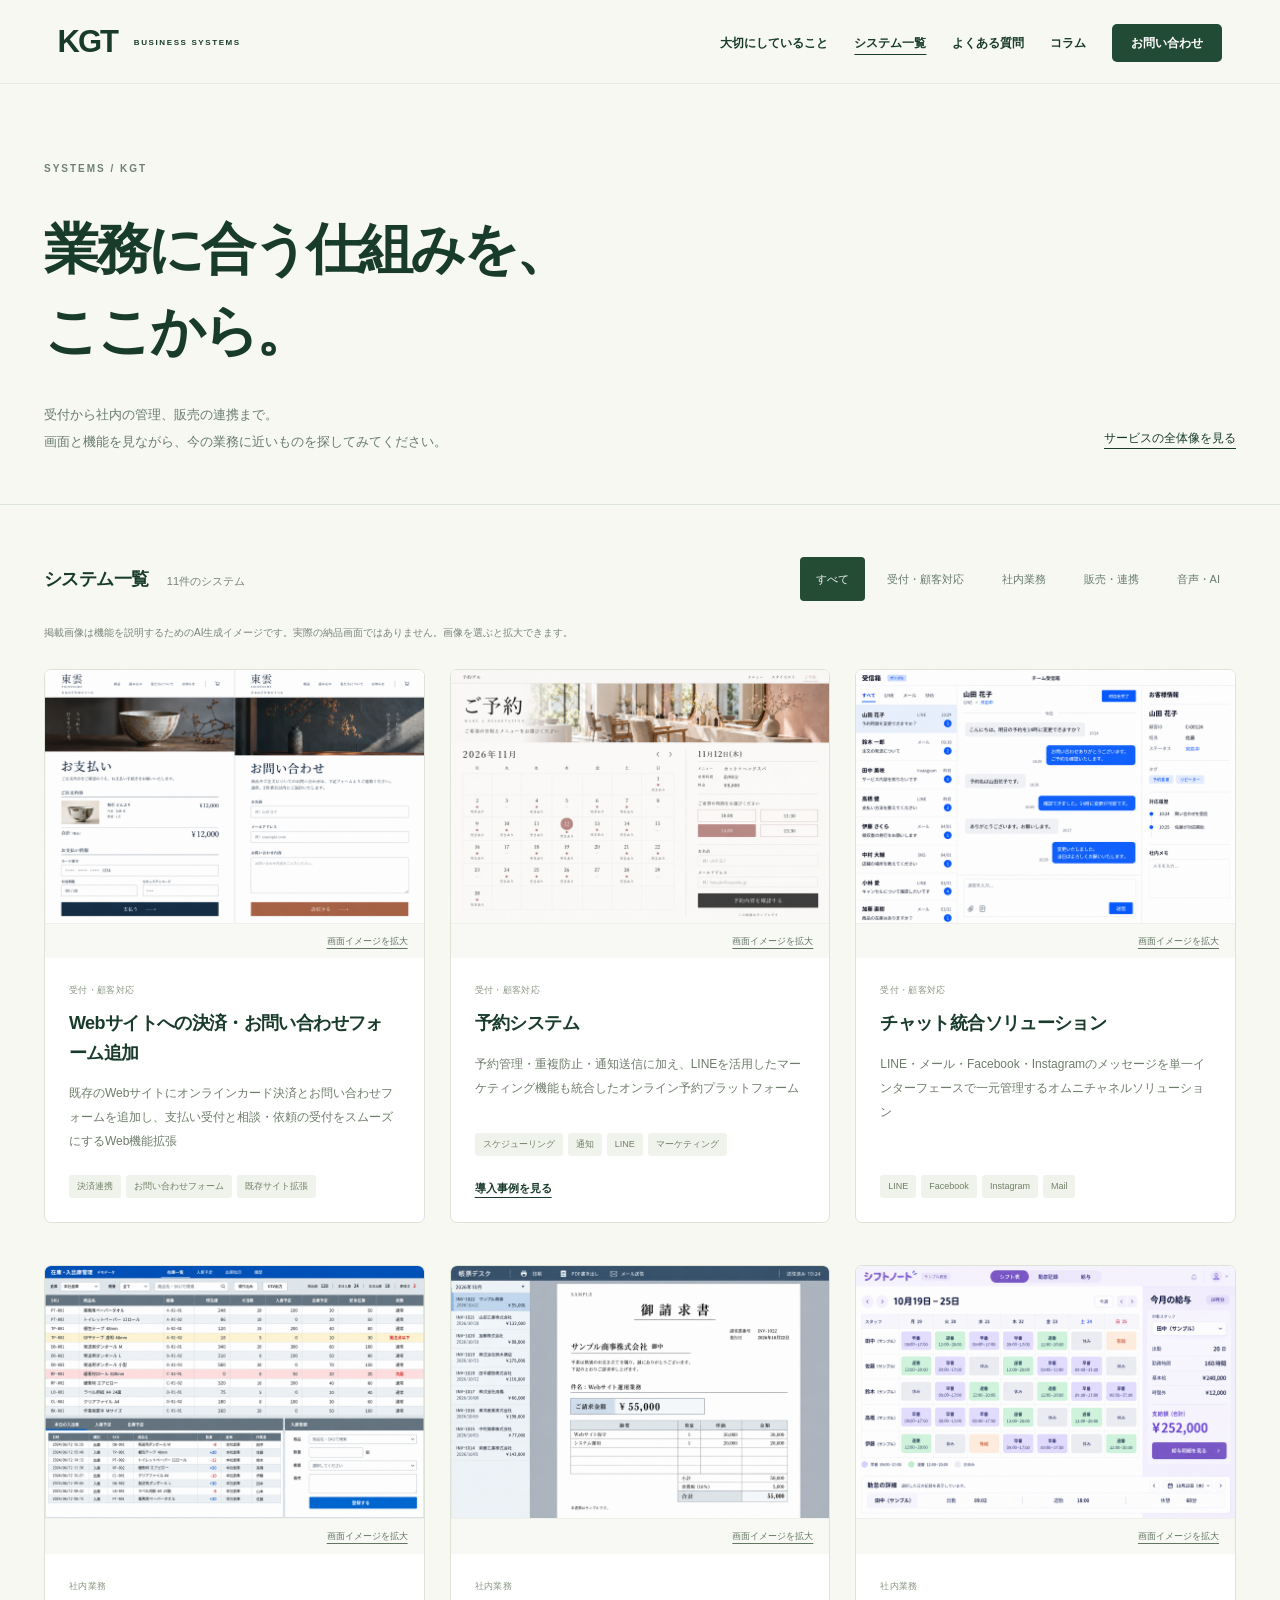
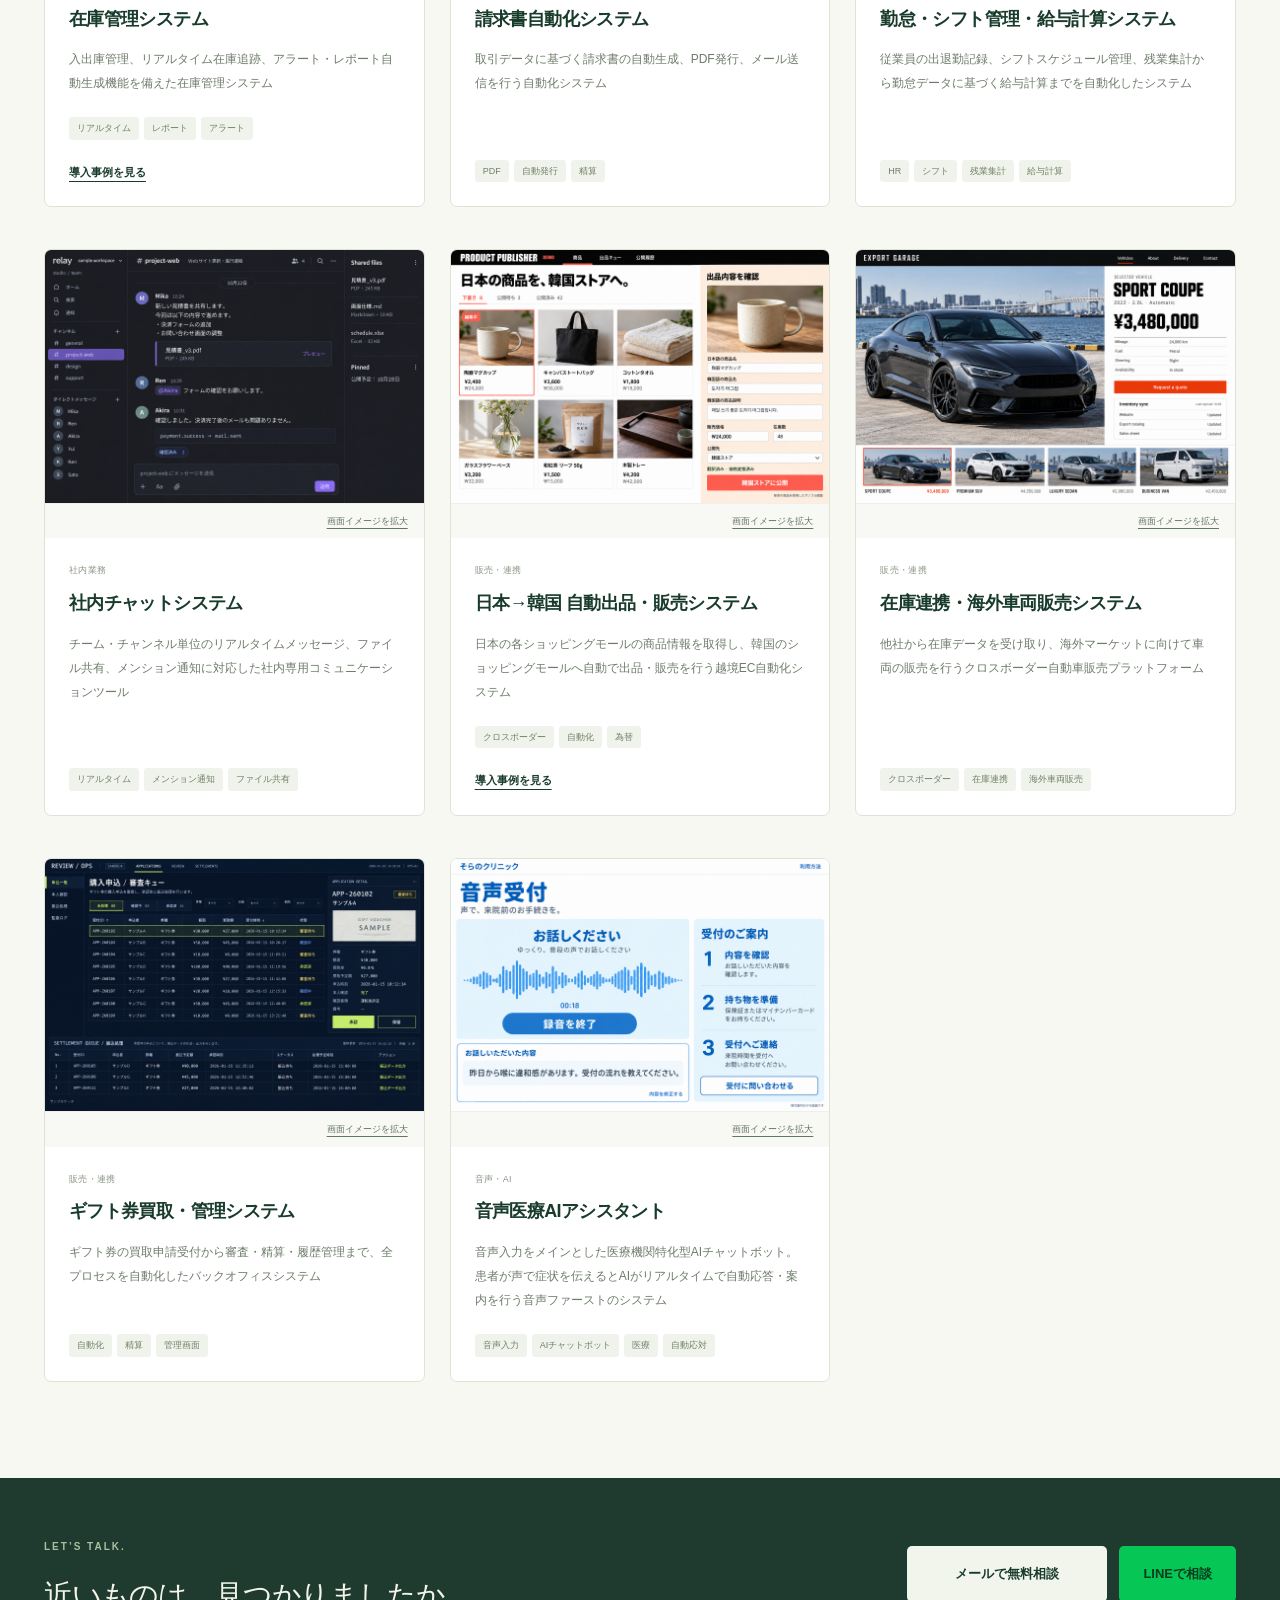
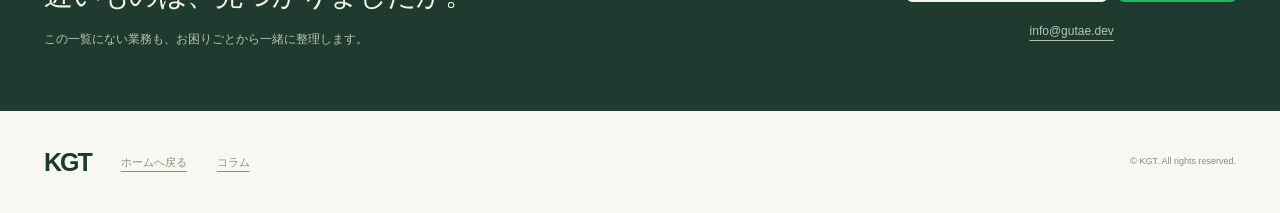
<file: systems.html>
<!DOCTYPE html>
<html lang="ja">
<head>
  <meta charset="UTF-8">
  <meta name="viewport" content="width=device-width, initial-scale=1.0">
  <title>システム一覧｜業務に合う仕組みづくり｜KGT</title>
  <meta name="description" content="予約・在庫管理・請求書の自動化から外部サービス連携まで。KGTが手がける11のシステムを、画面イメージと機能の概要からご覧いただけます。">
  <meta name="robots" content="index, follow, max-image-preview:large">
  <link rel="canonical" href="https://www.gutae.dev/systems.html">
  <link rel="icon" href="/favicon.ico" sizes="any">
  <link rel="icon" type="image/png" sizes="32x32" href="/images/favicon-32.png">
  <link rel="apple-touch-icon" href="/images/apple-touch-icon.png">
  <meta property="og:type" content="website">
  <meta property="og:url" content="https://www.gutae.dev/systems.html">
  <meta property="og:title" content="システム一覧｜業務に合う仕組みづくり｜KGT">
  <meta property="og:description" content="予約・在庫管理・請求書の自動化など、11のシステムを画面イメージとともにご紹介します。">
  <meta property="og:image" content="https://www.gutae.dev/images/services/inventory-v2.png">
  <meta property="og:image:width" content="1536">
  <meta property="og:image:height" content="1024">
  <meta property="og:image:alt" content="在庫管理システムの説明用画面イメージ">
  <meta property="og:locale" content="ja_JP">
  <meta name="twitter:card" content="summary_large_image">
  <meta name="twitter:title" content="システム一覧｜KGT">
  <meta name="twitter:description" content="業務に合う仕組みを、画面イメージと機能から探す。">
  <meta name="twitter:image" content="https://www.gutae.dev/images/services/inventory-v2.png">
  <link rel="stylesheet" href="/service.css">
  <link rel="stylesheet" href="/mobile-contact.css">
  <link rel="stylesheet" href="/systems.css">
  <script src="/systems.js" defer></script>
</head>
<body class="catalog-page">
  <a class="catalog-skip" href="#catalog">システム一覧へ</a>
  <nav class="site-nav" aria-label="メインナビゲーション">
    <a class="logo" href="/" aria-label="KGT ホーム">KGT<span> BUSINESS SYSTEMS</span></a>
    <div class="nav-right">
      <ul>
        <li><a href="/#about">大切にしていること</a></li>
        <li><a href="/systems.html" aria-current="page">システム一覧</a></li>
        <li><a href="/#faq">よくある質問</a></li>
        <li><a href="/column.html">コラム</a></li>
        <li><a href="#catalog-contact">お問い合わせ</a></li>
      </ul>
    </div>
  </nav>

  <main>
    <header class="catalog-hero">
      <div class="catalog-hero-inner">
        <p class="catalog-eyebrow">SYSTEMS / KGT</p>
        <h1>業務に合う仕組みを、<br>ここから。</h1>
        <div class="catalog-hero-bottom">
          <p>受付から社内の管理、販売の連携まで。<br>画面と機能を見ながら、今の業務に近いものを探してみてください。</p>
          <a class="text-link" href="/">サービスの全体像を見る</a>
        </div>
      </div>
    </header>

    <section class="catalog-section" id="catalog" aria-labelledby="catalogHeading">
      <div class="catalog-toolbar">
        <div class="catalog-summary">
          <h2 id="catalogHeading">システム一覧</h2>
          <span id="catalogCount" role="status" aria-live="polite">11件のシステム</span>
        </div>
        <div class="catalog-filters" role="group" aria-label="業務から絞り込む" hidden>
          <button type="button" data-filter="all" aria-pressed="true">すべて</button>
          <button type="button" data-filter="customer" aria-pressed="false">受付・顧客対応</button>
          <button type="button" data-filter="operations" aria-pressed="false">社内業務</button>
          <button type="button" data-filter="sales" aria-pressed="false">販売・連携</button>
          <button type="button" data-filter="voice" aria-pressed="false">音声・AI</button>
        </div>
      </div>
      <p class="catalog-disclosure">掲載画像は機能を説明するためのAI生成イメージです。実際の納品画面ではありません。画像を選ぶと拡大できます。</p>
      <div class="catalog-grid">
        <article class="card service-card" id="payment" data-category="customer"><button class="service-image" type="button" data-service="payment" aria-label="Webサイトに追加したカード決済とお問い合わせフォームの画面例を拡大"><img src="/images/services/payment-v2.png" alt="Webサイトに追加したカード決済とお問い合わせフォームの画面例" width="1536" height="1024" loading="lazy"><span>画面イメージを拡大</span></button>
          <div class="service-details"><p class="catalog-card-category">受付・顧客対応</p><h2 class="card-title">Webサイトへの決済・お問い合わせフォーム追加</h2><p class="card-desc">既存のWebサイトにオンラインカード決済とお問い合わせフォームを追加し、支払い受付と相談・依頼の受付をスムーズにするWeb機能拡張</p><div class="card-tags"><span class="tag">決済連携</span><span class="tag">お問い合わせフォーム</span><span class="tag">既存サイト拡張</span></div></div></article>
        <article class="card service-card" id="reservation" data-category="customer"><button class="service-image" type="button" data-service="reservation" aria-label="予約カレンダーと予約確認画面の例を拡大"><img src="/images/services/reservation-v2.png" alt="予約カレンダーと予約確認画面の例" width="1536" height="1024" loading="lazy"><span>画面イメージを拡大</span></button>
          <div class="service-details"><p class="catalog-card-category">受付・顧客対応</p><h2 class="card-title">予約システム</h2><p class="card-desc">予約管理・重複防止・通知送信に加え、LINEを活用したマーケティング機能も統合したオンライン予約プラットフォーム</p><div class="card-tags"><span class="tag">スケジューリング</span><span class="tag">通知</span><span class="tag">LINE</span><span class="tag">マーケティング</span></div><a class="case-link" href="/cases/line-reservation.html">導入事例を見る</a></div></article>
        <article class="card service-card" id="messages" data-category="customer"><button class="service-image" type="button" data-service="messages" aria-label="複数チャネルの受信箱と顧客との会話画面例を拡大"><img src="/images/services/messages-v2.png" alt="複数チャネルの受信箱と顧客との会話画面例" width="1536" height="1024" loading="lazy"><span>画面イメージを拡大</span></button>
          <div class="service-details"><p class="catalog-card-category">受付・顧客対応</p><h2 class="card-title">チャット統合ソリューション</h2><p class="card-desc">LINE・メール・Facebook・Instagramのメッセージを単一インターフェースで一元管理するオムニチャネルソリューション</p><div class="card-tags"><span class="tag">LINE</span><span class="tag">Facebook</span><span class="tag">Instagram</span><span class="tag">Mail</span></div></div></article>
        <article class="card service-card" id="inventory" data-category="operations"><button class="service-image" type="button" data-service="inventory" aria-label="在庫一覧・入出庫記録・在庫アラートの画面例を拡大"><img src="/images/services/inventory-v2.png" alt="在庫一覧・入出庫記録・在庫アラートの画面例" width="1536" height="1024" loading="lazy"><span>画面イメージを拡大</span></button>
          <div class="service-details"><p class="catalog-card-category">社内業務</p><h2 class="card-title">在庫管理システム</h2><p class="card-desc">入出庫管理、リアルタイム在庫追跡、アラート・レポート自動生成機能を備えた在庫管理システム</p><div class="card-tags"><span class="tag">リアルタイム</span><span class="tag">レポート</span><span class="tag">アラート</span></div><a class="case-link" href="/cases/inventory-management.html">導入事例を見る</a></div></article>
        <article class="card service-card" id="invoice" data-category="operations"><button class="service-image" type="button" data-service="invoice" aria-label="請求書のPDFプレビューとメール送信管理の画面例を拡大"><img src="/images/services/invoice-v2.png" alt="請求書のPDFプレビューとメール送信管理の画面例" width="1536" height="1024" loading="lazy"><span>画面イメージを拡大</span></button>
          <div class="service-details"><p class="catalog-card-category">社内業務</p><h2 class="card-title">請求書自動化システム</h2><p class="card-desc">取引データに基づく請求書の自動生成、PDF発行、メール送信を行う自動化システム</p><div class="card-tags"><span class="tag">PDF</span><span class="tag">自動発行</span><span class="tag">精算</span></div></div></article>
        <article class="card service-card" id="attendance" data-category="operations"><button class="service-image" type="button" data-service="attendance" aria-label="勤怠・シフト表と給与計算の画面例を拡大"><img src="/images/services/attendance-v2.png" alt="勤怠・シフト表と給与計算の画面例" width="1536" height="1024" loading="lazy"><span>画面イメージを拡大</span></button>
          <div class="service-details"><p class="catalog-card-category">社内業務</p><h2 class="card-title">勤怠・シフト管理・給与計算システム</h2><p class="card-desc">従業員の出退勤記録、シフトスケジュール管理、残業集計から勤怠データに基づく給与計算までを自動化したシステム</p><div class="card-tags"><span class="tag">HR</span><span class="tag">シフト</span><span class="tag">残業集計</span><span class="tag">給与計算</span></div></div></article>
        <article class="card service-card" id="team" data-category="operations"><button class="service-image" type="button" data-service="team" aria-label="チームのチャット・チャンネル・ファイル共有画面例を拡大"><img src="/images/services/team-v2.png" alt="チームのチャット・チャンネル・ファイル共有画面例" width="1536" height="1024" loading="lazy"><span>画面イメージを拡大</span></button>
          <div class="service-details"><p class="catalog-card-category">社内業務</p><h2 class="card-title">社内チャットシステム</h2><p class="card-desc">チーム・チャンネル単位のリアルタイムメッセージ、ファイル共有、メンション通知に対応した社内専用コミュニケーションツール</p><div class="card-tags"><span class="tag">リアルタイム</span><span class="tag">メンション通知</span><span class="tag">ファイル共有</span></div></div></article>
        <article class="card service-card" id="commerce" data-category="sales"><button class="service-image" type="button" data-service="commerce" aria-label="日本の商品情報と韓国向け自動出品の管理画面例を拡大"><img src="/images/services/commerce-v2.png" alt="日本の商品情報と韓国向け自動出品の管理画面例" width="1536" height="1024" loading="lazy"><span>画面イメージを拡大</span></button>
          <div class="service-details"><p class="catalog-card-category">販売・連携</p><h2 class="card-title">日本→韓国 自動出品・販売システム</h2><p class="card-desc">日本の各ショッピングモールの商品情報を取得し、韓国のショッピングモールへ自動で出品・販売を行う越境EC自動化システム</p><div class="card-tags"><span class="tag">クロスボーダー</span><span class="tag">自動化</span><span class="tag">為替</span></div><a class="case-link" href="/cases/cross-border-ecommerce.html">導入事例を見る</a></div></article>
        <article class="card service-card" id="vehicles" data-category="sales"><button class="service-image" type="button" data-service="vehicles" aria-label="車両一覧と在庫同期・海外販売の画面例を拡大"><img src="/images/services/vehicles-v2.png" alt="車両一覧と在庫同期・海外販売の画面例" width="1536" height="1024" loading="lazy"><span>画面イメージを拡大</span></button>
          <div class="service-details"><p class="catalog-card-category">販売・連携</p><h2 class="card-title">在庫連携・海外車両販売システム</h2><p class="card-desc">他社から在庫データを受け取り、海外マーケットに向けて車両の販売を行うクロスボーダー自動車販売プラットフォーム</p><div class="card-tags"><span class="tag">クロスボーダー</span><span class="tag">在庫連携</span><span class="tag">海外車両販売</span></div></div></article>
        <article class="card service-card" id="voucher" data-category="sales"><button class="service-image" type="button" data-service="voucher" aria-label="ギフト券の申請審査と精算管理の画面例を拡大"><img src="/images/services/voucher-v2.png" alt="ギフト券の申請審査と精算管理の画面例" width="1536" height="1024" loading="lazy"><span>画面イメージを拡大</span></button>
          <div class="service-details"><p class="catalog-card-category">販売・連携</p><h2 class="card-title">ギフト券買取・管理システム</h2><p class="card-desc">ギフト券の買取申請受付から審査・精算・履歴管理まで、全プロセスを自動化したバックオフィスシステム</p><div class="card-tags"><span class="tag">自動化</span><span class="tag">精算</span><span class="tag">管理画面</span></div></div></article>
        <article class="card service-card" id="voice" data-category="voice"><button class="service-image" type="button" data-service="voice" aria-label="音声入力・文字起こし・受付案内の画面例を拡大"><img src="/images/services/voice-v2.png" alt="音声入力・文字起こし・受付案内の画面例" width="1536" height="1024" loading="lazy"><span>画面イメージを拡大</span></button>
          <div class="service-details"><p class="catalog-card-category">音声・AI</p><h2 class="card-title">音声医療AIアシスタント</h2><p class="card-desc">音声入力をメインとした医療機関特化型AIチャットボット。患者が声で症状を伝えるとAIがリアルタイムで自動応答・案内を行う音声ファーストのシステム</p><div class="card-tags"><span class="tag">音声入力</span><span class="tag">AIチャットボット</span><span class="tag">医療</span><span class="tag">自動応対</span></div></div></article>
      </div>
    </section>

    <section class="catalog-contact" id="catalog-contact" aria-labelledby="catalogContactTitle">
      <div class="catalog-contact-inner">
        <div>
          <p class="catalog-eyebrow">LET’S TALK.</p>
          <h2 id="catalogContactTitle">近いものは、見つかりましたか。</h2>
          <p>この一覧にない業務も、お困りごとから一緒に整理します。</p>
        </div>
        <div class="catalog-contact-methods">
          <div class="contact-actions">
            <a class="button button-email" href="mailto:info@gutae.dev?subject=%E6%A5%AD%E5%8B%99%E3%82%B7%E3%82%B9%E3%83%86%E3%83%A0%E3%81%AE%E7%84%A1%E6%96%99%E7%9B%B8%E8%AB%87%E3%83%BB%E3%81%8A%E8%A6%8B%E7%A9%8D%E3%82%8A">メールで無料相談</a>
            <a class="button button-line" href="https://lin.ee/QPi1J5m" target="_blank" rel="noopener">LINEで相談</a>
          </div>
          <p class="contact-address"><a href="mailto:info@gutae.dev?subject=%E6%A5%AD%E5%8B%99%E3%82%B7%E3%82%B9%E3%83%86%E3%83%A0%E3%81%AE%E7%84%A1%E6%96%99%E7%9B%B8%E8%AB%87%E3%83%BB%E3%81%8A%E8%A6%8B%E7%A9%8D%E3%82%8A">info@gutae.dev</a></p>
        </div>
      </div>
    </section>
  </main>

  <footer class="catalog-footer">
    <a class="logo" href="/" aria-label="KGT ホーム">KGT</a>
    <a href="/">ホームへ戻る</a>
    <a href="/column.html">コラム</a>
    <p>© KGT. All rights reserved.</p>
  </footer>

  <dialog id="imagePreview" aria-labelledby="imagePreviewTitle" aria-describedby="imagePreviewNote">
    <div class="image-preview-top">
      <h2 id="imagePreviewTitle">画面イメージ</h2>
      <button type="button" id="imagePreviewClose">閉じる</button>
    </div>
    <div class="image-preview-canvas"><img id="imagePreviewImage" alt="" width="1536" height="1024"></div>
    <p id="imagePreviewNote">機能を説明するためのAI生成イメージです。実際の納品画面ではありません。</p>
    <a id="imagePreviewOriginal" href="/images/services/inventory-v2.png" target="_blank" rel="noopener">元のサイズで開く</a>
  </dialog>

  <aside class="mobile-contact-cta" aria-label="お問い合わせ">
  <a class="mobile-contact-email" href="mailto:info@gutae.dev?subject=%E6%A5%AD%E5%8B%99%E3%82%B7%E3%82%B9%E3%83%86%E3%83%A0%E3%81%AE%E7%84%A1%E6%96%99%E7%9B%B8%E8%AB%87%E3%83%BB%E3%81%8A%E8%A6%8B%E7%A9%8D%E3%82%8A">メールで相談</a>
  <a class="mobile-contact-line" href="https://lin.ee/QPi1J5m" target="_blank" rel="noopener">LINEで相談</a>
</aside>
</body>
</html>
</file>
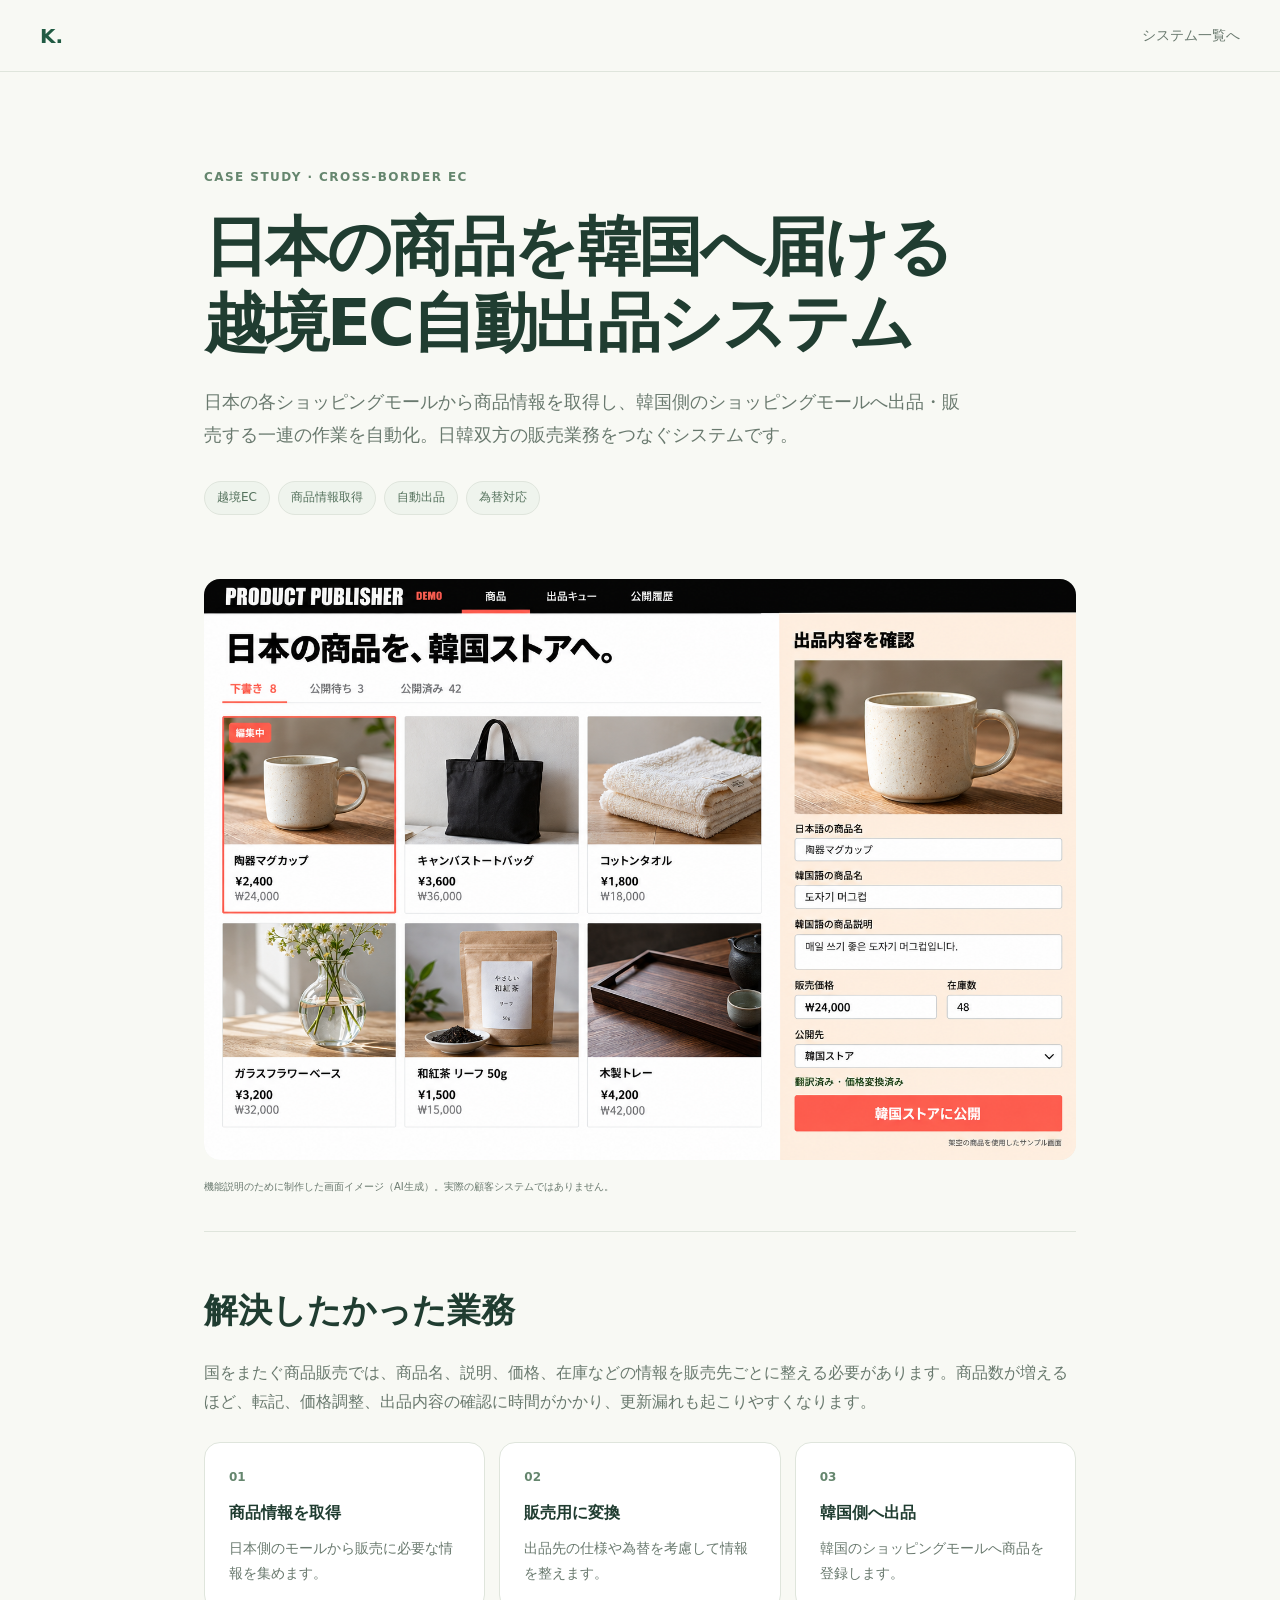
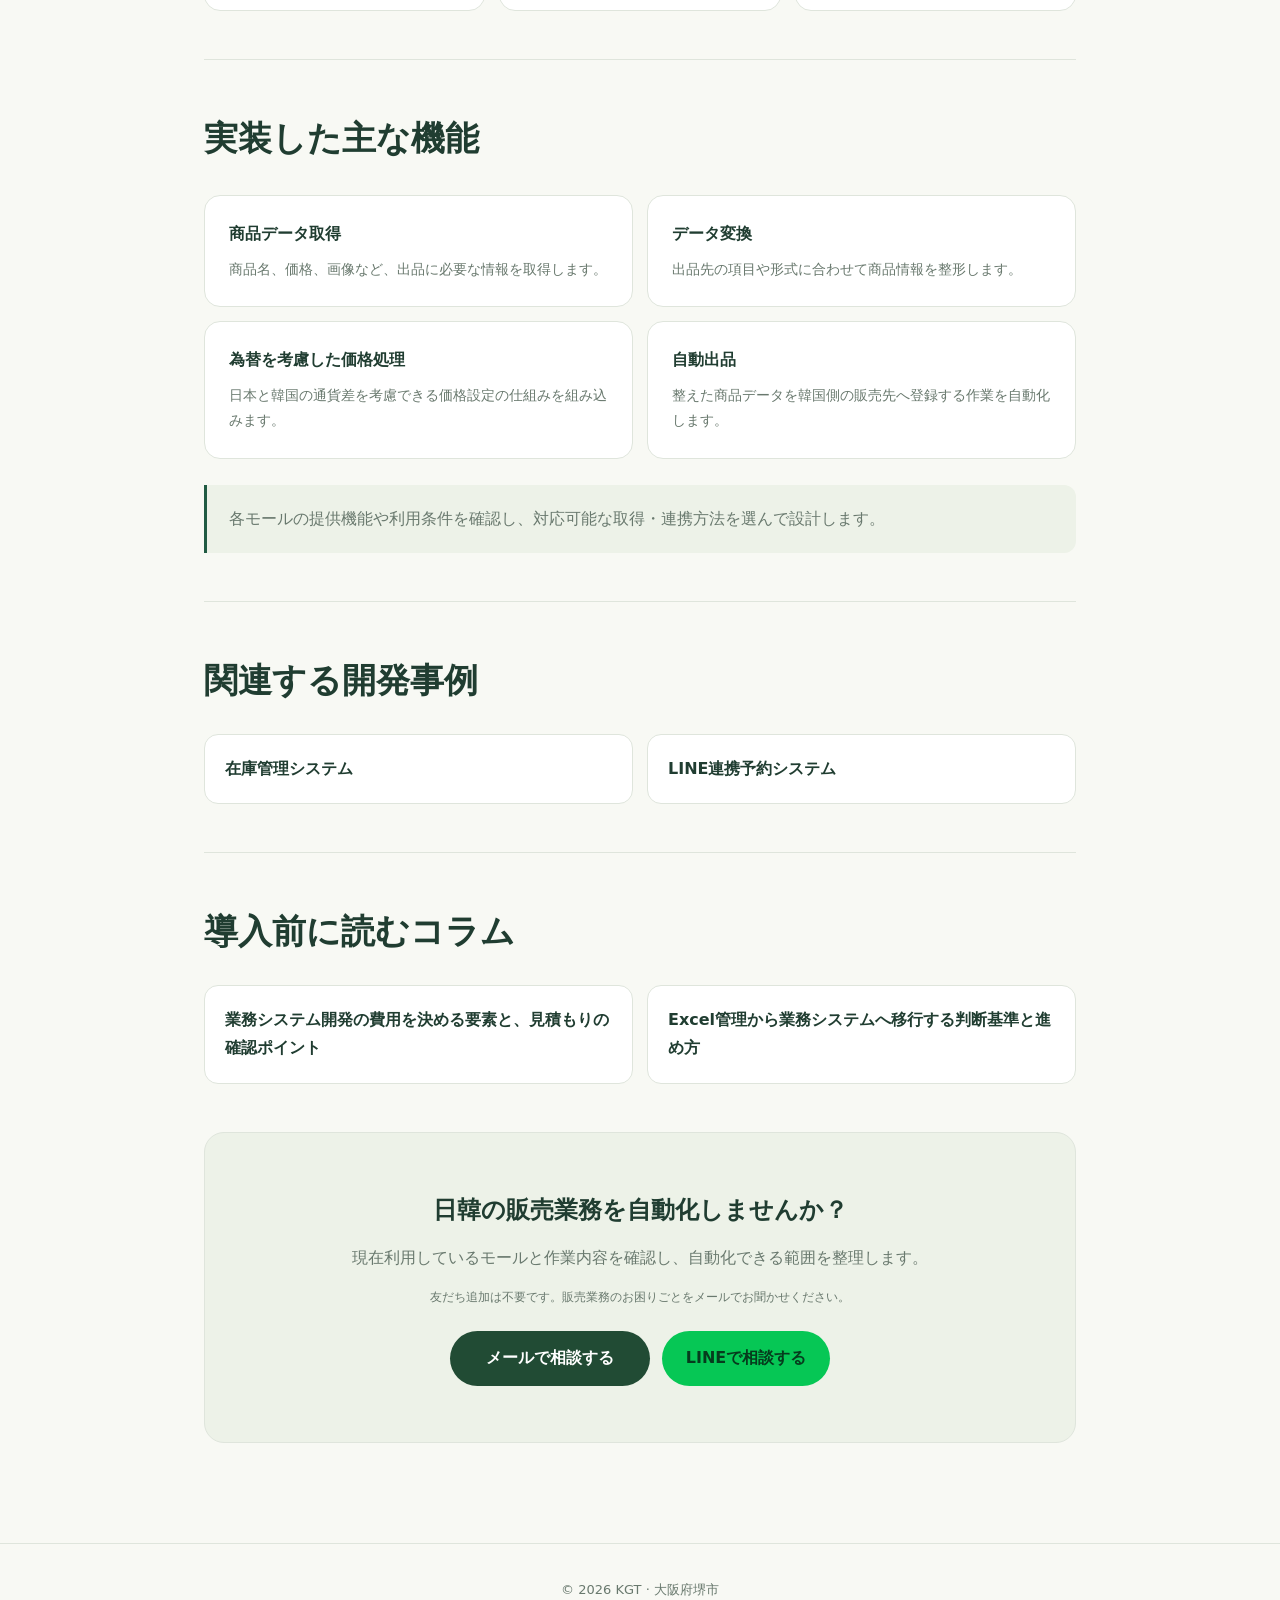
<file: cases/cross-border-ecommerce.html>
<!DOCTYPE html>
<html lang="ja">
<head>
  <meta charset="UTF-8"><meta name="viewport" content="width=device-width,initial-scale=1">
  <title>日本から韓国への越境EC自動出品システム開発事例｜KGT</title>
  <meta name="description" content="日本のショッピングモールの商品情報を取得し、韓国のショッピングモールへ自動出品・販売する越境ECシステムの開発事例。">
  <meta name="robots" content="index, follow, max-image-preview:large"><link rel="canonical" href="https://www.gutae.dev/cases/cross-border-ecommerce.html">
  <link rel="stylesheet" href="/cases/case.css"><link rel="icon" href="/favicon.ico">
  <meta property="og:type" content="article"><meta property="og:locale" content="ja_JP"><meta property="og:url" content="https://www.gutae.dev/cases/cross-border-ecommerce.html"><meta property="og:title" content="日本から韓国への越境EC自動出品システム開発事例｜KGT"><meta property="og:description" content="商品情報の取得から韓国向け出品までを自動化した越境ECシステム。"><meta property="og:image" content="https://www.gutae.dev/images/services/commerce-v2.png">
  <script type="application/ld+json">{"@context":"https://schema.org","@type":"Article","headline":"日本から韓国への越境EC自動出品システム開発事例","description":"日本の商品情報を取得し、韓国のショッピングモールへ自動出品・販売するシステムの開発事例。","inLanguage":"ja","image":"https://www.gutae.dev/images/services/commerce-v2.png","datePublished":"2026-10-13","dateModified":"2026-10-13","author":{"@type":"Organization","name":"KGT","url":"https://www.gutae.dev/"},"mainEntityOfPage":"https://www.gutae.dev/cases/cross-border-ecommerce.html"}</script>
<link rel="stylesheet" href="/mobile-contact.css">
</head>
<body><nav class="nav"><a class="logo" href="/" aria-label="KGT ホーム">K.</a><a class="back" href="/systems.html">システム一覧へ</a></nav><main><header class="hero"><span class="eyebrow">Case Study · Cross-border EC</span><h1>日本の商品を韓国へ届ける<br>越境EC自動出品システム</h1><p class="lead">日本の各ショッピングモールから商品情報を取得し、韓国側のショッピングモールへ出品・販売する一連の作業を自動化。日韓双方の販売業務をつなぐシステムです。</p><div class="meta"><span class="tag">越境EC</span><span class="tag">商品情報取得</span><span class="tag">自動出品</span><span class="tag">為替対応</span></div></header><article class="content"><figure class="case-visual"><img src="/images/services/commerce-v2.png" alt="日本の商品情報と韓国向け自動出品の管理画面例" width="1536" height="1024"><figcaption>機能説明のために制作した画面イメージ（AI生成）。実際の顧客システムではありません。</figcaption></figure>
<section class="section"><h2>解決したかった業務</h2><p>国をまたぐ商品販売では、商品名、説明、価格、在庫などの情報を販売先ごとに整える必要があります。商品数が増えるほど、転記、価格調整、出品内容の確認に時間がかかり、更新漏れも起こりやすくなります。</p><div class="flow"><div class="flow-card"><div class="flow-num">01</div><h3>商品情報を取得</h3><p>日本側のモールから販売に必要な情報を集めます。</p></div><div class="flow-card"><div class="flow-num">02</div><h3>販売用に変換</h3><p>出品先の仕様や為替を考慮して情報を整えます。</p></div><div class="flow-card"><div class="flow-num">03</div><h3>韓国側へ出品</h3><p>韓国のショッピングモールへ商品を登録します。</p></div></div></section>
<section class="section"><h2>実装した主な機能</h2><div class="features"><div class="feature"><h3>商品データ取得</h3><p>商品名、価格、画像など、出品に必要な情報を取得します。</p></div><div class="feature"><h3>データ変換</h3><p>出品先の項目や形式に合わせて商品情報を整形します。</p></div><div class="feature"><h3>為替を考慮した価格処理</h3><p>日本と韓国の通貨差を考慮できる価格設定の仕組みを組み込みます。</p></div><div class="feature"><h3>自動出品</h3><p>整えた商品データを韓国側の販売先へ登録する作業を自動化します。</p></div></div><div class="note">各モールの提供機能や利用条件を確認し、対応可能な取得・連携方法を選んで設計します。</div></section>
<section class="section"><h2>関連する開発事例</h2><div class="related"><a href="/cases/inventory-management.html">在庫管理システム</a><a href="/cases/line-reservation.html">LINE連携予約システム</a></div></section>
<section class="section"><h2>導入前に読むコラム</h2><div class="related"><a href="/column/system-development-cost.html">業務システム開発の費用を決める要素と、見積もりの確認ポイント</a><a href="/column/excel-to-system.html">Excel管理から業務システムへ移行する判断基準と進め方</a></div></section>
<section class="cta"><h2>日韓の販売業務を自動化しませんか？</h2><p>現在利用しているモールと作業内容を確認し、自動化できる範囲を整理します。</p><p class="cta-note">友だち追加は不要です。販売業務のお困りごとをメールでお聞かせください。</p><div class="cta-actions"><a class="button button-email" href="mailto:info@gutae.dev?subject=%E8%B6%8A%E5%A2%83EC%E8%87%AA%E5%8B%95%E5%8C%96%E3%81%AE%E7%84%A1%E6%96%99%E7%9B%B8%E8%AB%87">メールで相談する</a><a class="button button-line" href="https://lin.ee/QPi1J5m" target="_blank" rel="noopener">LINEで相談する</a></div></section>
</article></main><footer>© 2026 KGT · 大阪府堺市</footer><aside class="mobile-contact-cta" aria-label="お問い合わせ">
  <a class="mobile-contact-email" href="mailto:info@gutae.dev?subject=%E8%B6%8A%E5%A2%83EC%E8%87%AA%E5%8B%95%E5%8C%96%E3%81%AE%E7%84%A1%E6%96%99%E7%9B%B8%E8%AB%87"><span>メールで相談</span></a>
  <a class="mobile-contact-line" href="https://lin.ee/QPi1J5m" target="_blank" rel="noopener"><span>LINEで相談</span></a>
</aside>
</body></html>
</file>
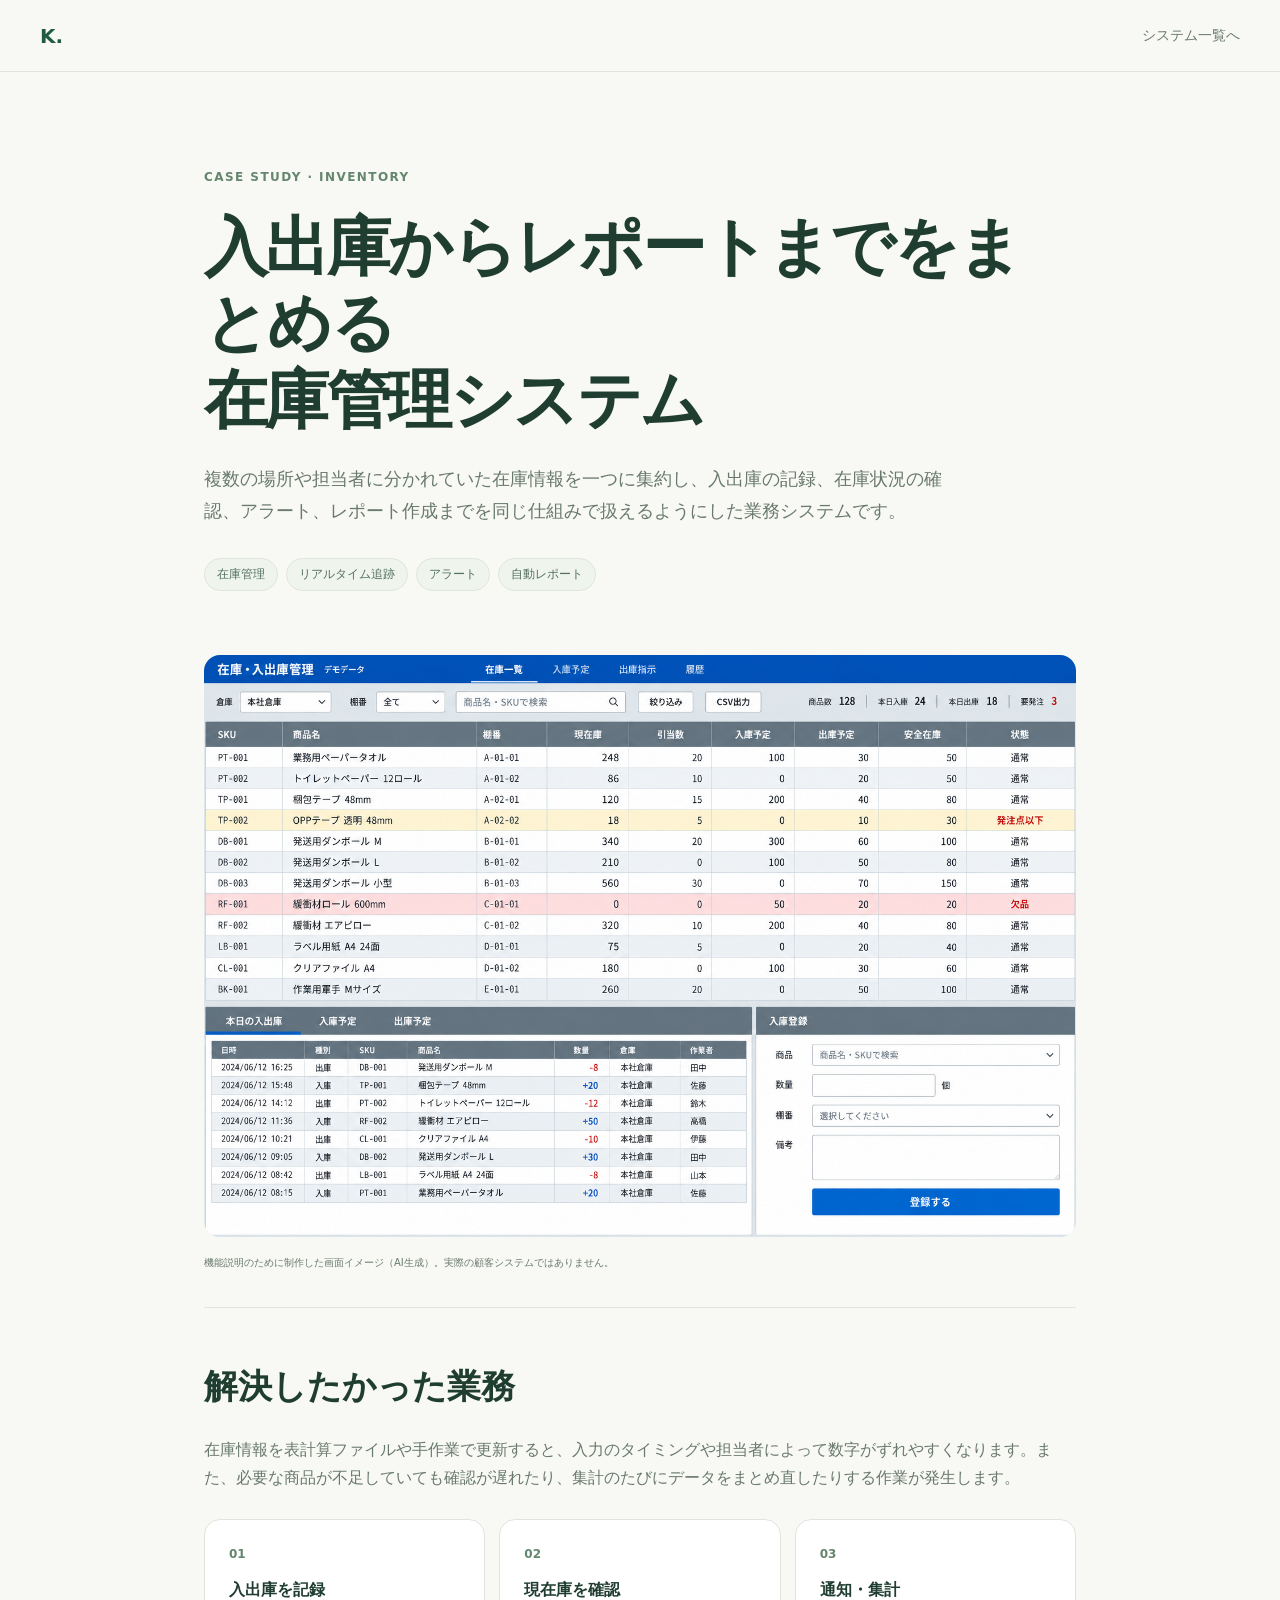
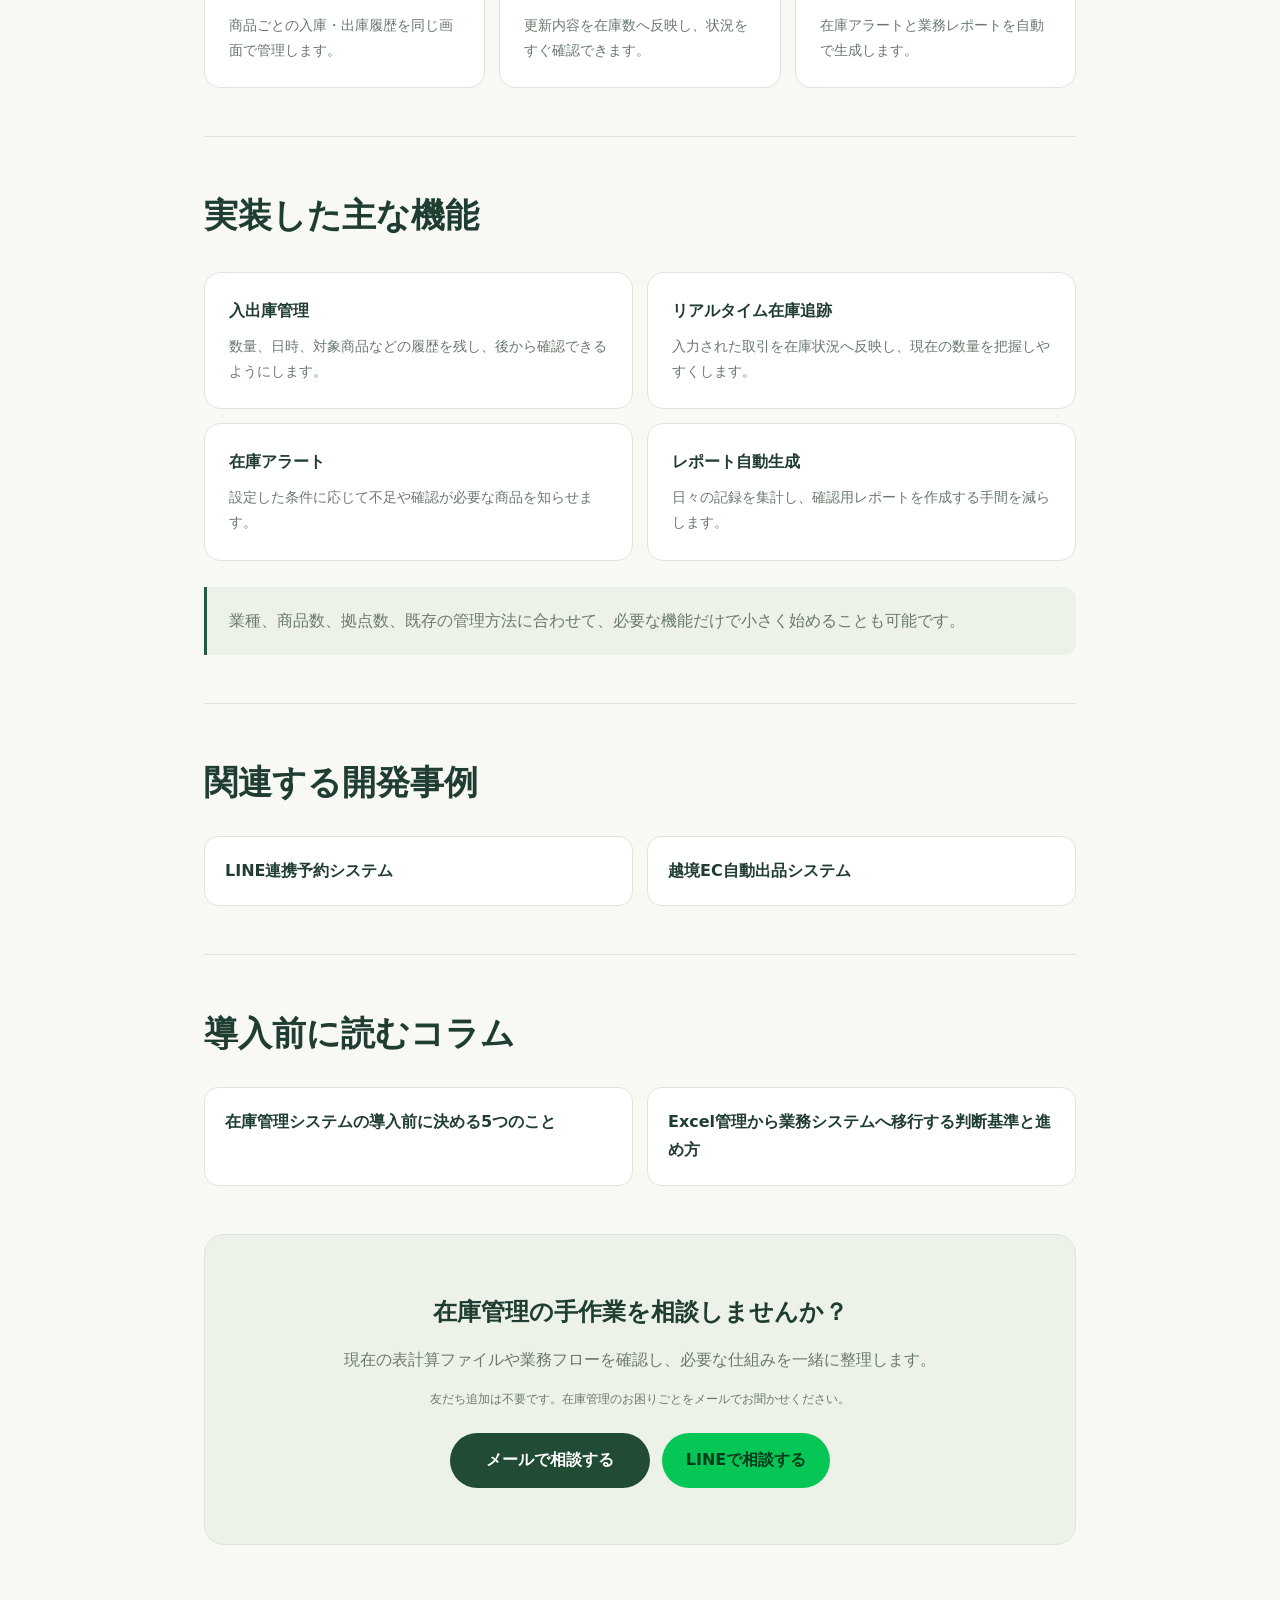
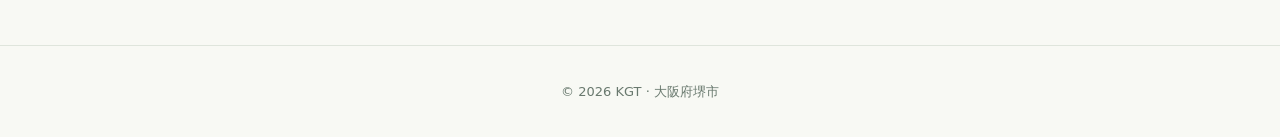
<file: cases/inventory-management.html>
<!DOCTYPE html>
<html lang="ja">
<head>
  <meta charset="UTF-8"><meta name="viewport" content="width=device-width,initial-scale=1">
  <title>在庫管理システムの開発事例｜入出庫・在庫追跡・レポート自動化｜KGT</title>
  <meta name="description" content="入出庫管理、リアルタイム在庫追跡、アラート、レポート自動生成を一つにまとめた在庫管理システムの開発事例。大阪・堺市を拠点に全国対応。">
  <meta name="robots" content="index, follow, max-image-preview:large">
  <link rel="canonical" href="https://www.gutae.dev/cases/inventory-management.html">
  <link rel="stylesheet" href="/cases/case.css"><link rel="icon" href="/favicon.ico">
  <meta property="og:type" content="article"><meta property="og:locale" content="ja_JP"><meta property="og:url" content="https://www.gutae.dev/cases/inventory-management.html">
  <meta property="og:title" content="在庫管理システムの開発事例｜KGT"><meta property="og:description" content="入出庫・在庫追跡・アラート・レポート作成を一元化した業務システムの事例。"><meta property="og:image" content="https://www.gutae.dev/images/services/inventory-v2.png">
  <script type="application/ld+json">{"@context":"https://schema.org","@type":"Article","headline":"在庫管理システムの開発事例","description":"入出庫管理、リアルタイム在庫追跡、アラート、レポート自動生成を一元化した開発事例。","inLanguage":"ja","image":"https://www.gutae.dev/images/services/inventory-v2.png","datePublished":"2026-10-13","dateModified":"2026-10-13","author":{"@type":"Organization","name":"KGT","url":"https://www.gutae.dev/"},"mainEntityOfPage":"https://www.gutae.dev/cases/inventory-management.html"}</script>
<link rel="stylesheet" href="/mobile-contact.css">
</head>
<body>
<nav class="nav"><a class="logo" href="/" aria-label="KGT ホーム">K.</a><a class="back" href="/systems.html">システム一覧へ</a></nav>
<main><header class="hero"><span class="eyebrow">Case Study · Inventory</span><h1>入出庫からレポートまでをまとめる<br>在庫管理システム</h1><p class="lead">複数の場所や担当者に分かれていた在庫情報を一つに集約し、入出庫の記録、在庫状況の確認、アラート、レポート作成までを同じ仕組みで扱えるようにした業務システムです。</p><div class="meta"><span class="tag">在庫管理</span><span class="tag">リアルタイム追跡</span><span class="tag">アラート</span><span class="tag">自動レポート</span></div></header>
<article class="content"><figure class="case-visual"><img src="/images/services/inventory-v2.png" alt="在庫一覧・入出庫記録・在庫アラートの画面例" width="1536" height="1024"><figcaption>機能説明のために制作した画面イメージ（AI生成）。実際の顧客システムではありません。</figcaption></figure>
  <section class="section"><h2>解決したかった業務</h2><p>在庫情報を表計算ファイルや手作業で更新すると、入力のタイミングや担当者によって数字がずれやすくなります。また、必要な商品が不足していても確認が遅れたり、集計のたびにデータをまとめ直したりする作業が発生します。</p><div class="flow"><div class="flow-card"><div class="flow-num">01</div><h3>入出庫を記録</h3><p>商品ごとの入庫・出庫履歴を同じ画面で管理します。</p></div><div class="flow-card"><div class="flow-num">02</div><h3>現在庫を確認</h3><p>更新内容を在庫数へ反映し、状況をすぐ確認できます。</p></div><div class="flow-card"><div class="flow-num">03</div><h3>通知・集計</h3><p>在庫アラートと業務レポートを自動で生成します。</p></div></div></section>
  <section class="section"><h2>実装した主な機能</h2><div class="features"><div class="feature"><h3>入出庫管理</h3><p>数量、日時、対象商品などの履歴を残し、後から確認できるようにします。</p></div><div class="feature"><h3>リアルタイム在庫追跡</h3><p>入力された取引を在庫状況へ反映し、現在の数量を把握しやすくします。</p></div><div class="feature"><h3>在庫アラート</h3><p>設定した条件に応じて不足や確認が必要な商品を知らせます。</p></div><div class="feature"><h3>レポート自動生成</h3><p>日々の記録を集計し、確認用レポートを作成する手間を減らします。</p></div></div><div class="note">業種、商品数、拠点数、既存の管理方法に合わせて、必要な機能だけで小さく始めることも可能です。</div></section>
  <section class="section"><h2>関連する開発事例</h2><div class="related"><a href="/cases/line-reservation.html">LINE連携予約システム</a><a href="/cases/cross-border-ecommerce.html">越境EC自動出品システム</a></div></section>
  <section class="section"><h2>導入前に読むコラム</h2><div class="related"><a href="/column/inventory-system-requirements.html">在庫管理システムの導入前に決める5つのこと</a><a href="/column/excel-to-system.html">Excel管理から業務システムへ移行する判断基準と進め方</a></div></section>
<section class="cta"><h2>在庫管理の手作業を相談しませんか？</h2><p>現在の表計算ファイルや業務フローを確認し、必要な仕組みを一緒に整理します。</p><p class="cta-note">友だち追加は不要です。在庫管理のお困りごとをメールでお聞かせください。</p><div class="cta-actions"><a class="button button-email" href="mailto:info@gutae.dev?subject=%E5%9C%A8%E5%BA%AB%E7%AE%A1%E7%90%86%E3%82%B7%E3%82%B9%E3%83%86%E3%83%A0%E3%81%AE%E7%84%A1%E6%96%99%E7%9B%B8%E8%AB%87">メールで相談する</a><a class="button button-line" href="https://lin.ee/QPi1J5m" target="_blank" rel="noopener">LINEで相談する</a></div></section>
</article></main><footer>© 2026 KGT · 大阪府堺市</footer>
<aside class="mobile-contact-cta" aria-label="お問い合わせ">
  <a class="mobile-contact-email" href="mailto:info@gutae.dev?subject=%E5%9C%A8%E5%BA%AB%E7%AE%A1%E7%90%86%E3%82%B7%E3%82%B9%E3%83%86%E3%83%A0%E3%81%AE%E7%84%A1%E6%96%99%E7%9B%B8%E8%AB%87"><span>メールで相談</span></a>
  <a class="mobile-contact-line" href="https://lin.ee/QPi1J5m" target="_blank" rel="noopener"><span>LINEで相談</span></a>
</aside>
</body></html>
</file>
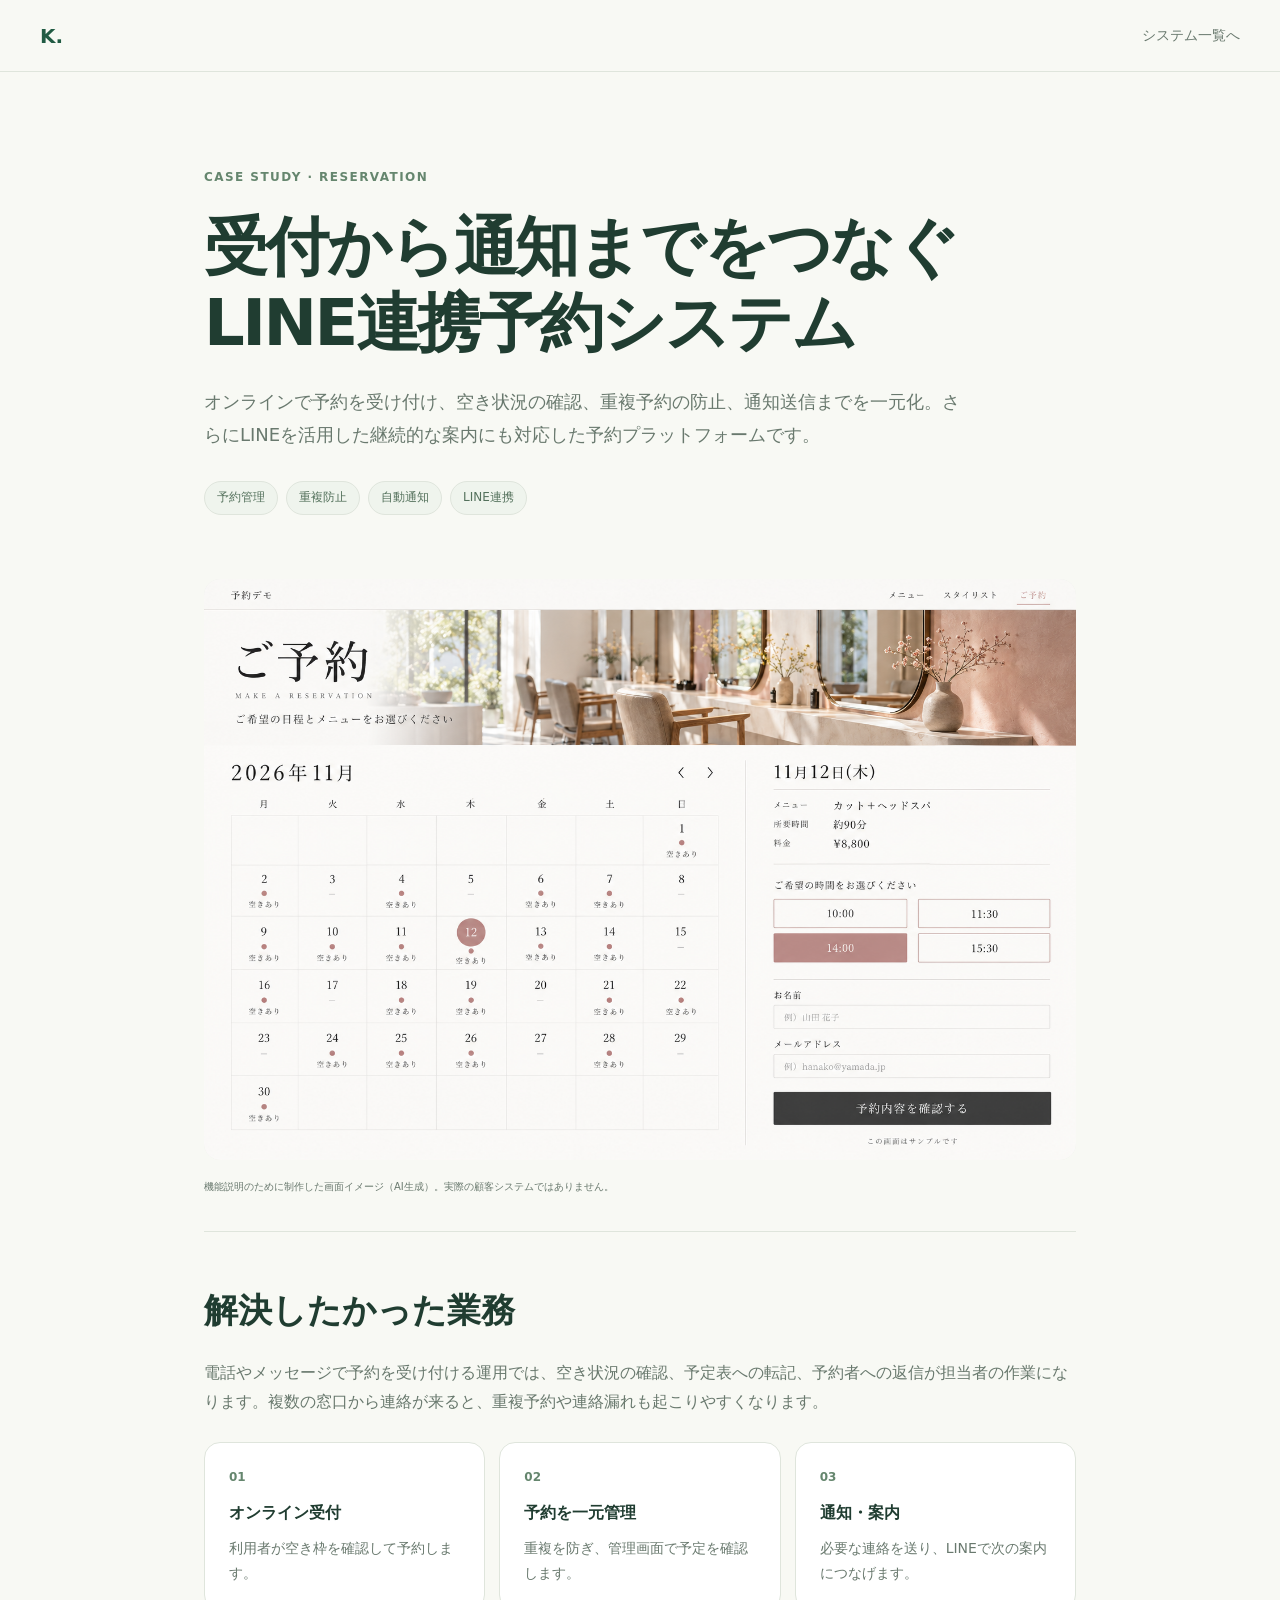
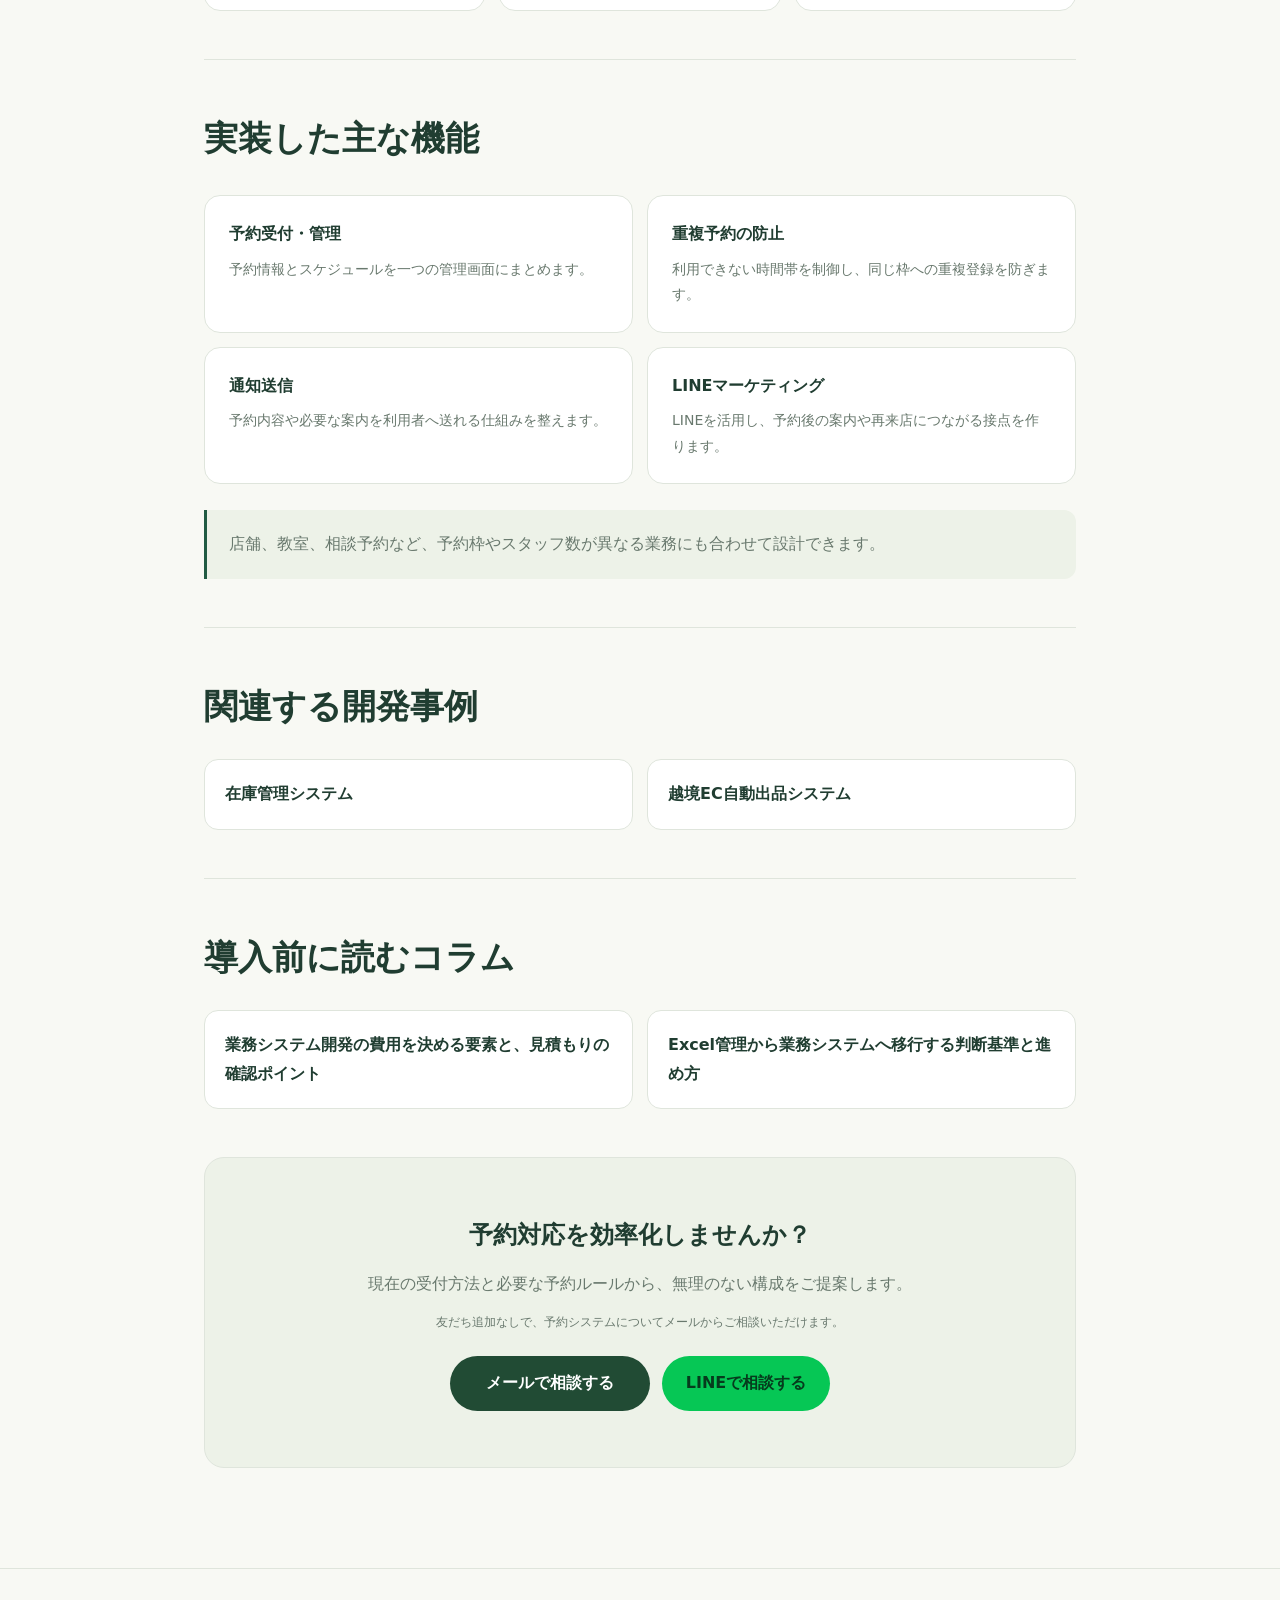
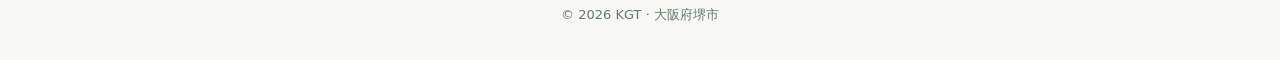
<file: cases/line-reservation.html>
<!DOCTYPE html>
<html lang="ja">
<head>
  <meta charset="UTF-8"><meta name="viewport" content="width=device-width,initial-scale=1">
  <title>LINE連携予約システムの開発事例｜予約管理・重複防止・通知｜KGT</title>
  <meta name="description" content="予約受付、重複防止、通知送信、LINEマーケティングをまとめたオンライン予約システムの開発事例。大阪・堺市を拠点に全国対応。">
  <meta name="robots" content="index, follow, max-image-preview:large"><link rel="canonical" href="https://www.gutae.dev/cases/line-reservation.html">
  <link rel="stylesheet" href="/cases/case.css"><link rel="icon" href="/favicon.ico">
  <meta property="og:type" content="article"><meta property="og:locale" content="ja_JP"><meta property="og:url" content="https://www.gutae.dev/cases/line-reservation.html"><meta property="og:title" content="LINE連携予約システムの開発事例｜KGT"><meta property="og:description" content="予約管理・重複防止・通知・LINE活用を一つにまとめた開発事例。"><meta property="og:image" content="https://www.gutae.dev/images/services/reservation-v2.png">
  <script type="application/ld+json">{"@context":"https://schema.org","@type":"Article","headline":"LINE連携予約システムの開発事例","description":"予約管理、重複防止、通知送信、LINEマーケティングを統合した開発事例。","inLanguage":"ja","image":"https://www.gutae.dev/images/services/reservation-v2.png","datePublished":"2026-10-13","dateModified":"2026-10-13","author":{"@type":"Organization","name":"KGT","url":"https://www.gutae.dev/"},"mainEntityOfPage":"https://www.gutae.dev/cases/line-reservation.html"}</script>
<link rel="stylesheet" href="/mobile-contact.css">
</head>
<body><nav class="nav"><a class="logo" href="/" aria-label="KGT ホーム">K.</a><a class="back" href="/systems.html">システム一覧へ</a></nav><main><header class="hero"><span class="eyebrow">Case Study · Reservation</span><h1>受付から通知までをつなぐ<br>LINE連携予約システム</h1><p class="lead">オンラインで予約を受け付け、空き状況の確認、重複予約の防止、通知送信までを一元化。さらにLINEを活用した継続的な案内にも対応した予約プラットフォームです。</p><div class="meta"><span class="tag">予約管理</span><span class="tag">重複防止</span><span class="tag">自動通知</span><span class="tag">LINE連携</span></div></header><article class="content"><figure class="case-visual"><img src="/images/services/reservation-v2.png" alt="予約カレンダーと予約確認画面の例" width="1536" height="1024"><figcaption>機能説明のために制作した画面イメージ（AI生成）。実際の顧客システムではありません。</figcaption></figure>
<section class="section"><h2>解決したかった業務</h2><p>電話やメッセージで予約を受け付ける運用では、空き状況の確認、予定表への転記、予約者への返信が担当者の作業になります。複数の窓口から連絡が来ると、重複予約や連絡漏れも起こりやすくなります。</p><div class="flow"><div class="flow-card"><div class="flow-num">01</div><h3>オンライン受付</h3><p>利用者が空き枠を確認して予約します。</p></div><div class="flow-card"><div class="flow-num">02</div><h3>予約を一元管理</h3><p>重複を防ぎ、管理画面で予定を確認します。</p></div><div class="flow-card"><div class="flow-num">03</div><h3>通知・案内</h3><p>必要な連絡を送り、LINEで次の案内につなげます。</p></div></div></section>
<section class="section"><h2>実装した主な機能</h2><div class="features"><div class="feature"><h3>予約受付・管理</h3><p>予約情報とスケジュールを一つの管理画面にまとめます。</p></div><div class="feature"><h3>重複予約の防止</h3><p>利用できない時間帯を制御し、同じ枠への重複登録を防ぎます。</p></div><div class="feature"><h3>通知送信</h3><p>予約内容や必要な案内を利用者へ送れる仕組みを整えます。</p></div><div class="feature"><h3>LINEマーケティング</h3><p>LINEを活用し、予約後の案内や再来店につながる接点を作ります。</p></div></div><div class="note">店舗、教室、相談予約など、予約枠やスタッフ数が異なる業務にも合わせて設計できます。</div></section>
<section class="section"><h2>関連する開発事例</h2><div class="related"><a href="/cases/inventory-management.html">在庫管理システム</a><a href="/cases/cross-border-ecommerce.html">越境EC自動出品システム</a></div></section>
<section class="section"><h2>導入前に読むコラム</h2><div class="related"><a href="/column/system-development-cost.html">業務システム開発の費用を決める要素と、見積もりの確認ポイント</a><a href="/column/excel-to-system.html">Excel管理から業務システムへ移行する判断基準と進め方</a></div></section>
<section class="cta"><h2>予約対応を効率化しませんか？</h2><p>現在の受付方法と必要な予約ルールから、無理のない構成をご提案します。</p><p class="cta-note">友だち追加なしで、予約システムについてメールからご相談いただけます。</p><div class="cta-actions"><a class="button button-email" href="mailto:info@gutae.dev?subject=%E4%BA%88%E7%B4%84%E3%82%B7%E3%82%B9%E3%83%86%E3%83%A0%E3%81%AE%E7%84%A1%E6%96%99%E7%9B%B8%E8%AB%87">メールで相談する</a><a class="button button-line" href="https://lin.ee/QPi1J5m" target="_blank" rel="noopener">LINEで相談する</a></div></section>
</article></main><footer>© 2026 KGT · 大阪府堺市</footer><aside class="mobile-contact-cta" aria-label="お問い合わせ">
  <a class="mobile-contact-email" href="mailto:info@gutae.dev?subject=%E4%BA%88%E7%B4%84%E3%82%B7%E3%82%B9%E3%83%86%E3%83%A0%E3%81%AE%E7%84%A1%E6%96%99%E7%9B%B8%E8%AB%87"><span>メールで相談</span></a>
  <a class="mobile-contact-line" href="https://lin.ee/QPi1J5m" target="_blank" rel="noopener"><span>LINEで相談</span></a>
</aside>
</body></html>
</file>
<file: service.css>
:root {
  --bg:#f7f8f2; --paper:#fff; --ink:#183b2b; --muted:#6a7b6f;
  --line:#dce4d8; --sage:#e7eee1; --green:#265d40; --line-green:#06c755;
  --ease:cubic-bezier(.22,1,.36,1);
}
*,*::before,*::after{box-sizing:border-box;margin:0;padding:0}
html{scroll-behavior:smooth;scroll-padding-top:110px}
body{background:var(--bg);color:var(--ink);font-family:-apple-system,BlinkMacSystemFont,'Hiragino Sans','Noto Sans JP',sans-serif;line-height:1.85;-webkit-font-smoothing:antialiased}
a{color:inherit}button{font:inherit;cursor:pointer}button,a{-webkit-tap-highlight-color:transparent}button:focus-visible,a:focus-visible{outline:3px solid #b47c48;outline-offset:5px}img{max-width:100%}button{color:inherit}.divider{display:none}
.site-nav{height:84px;display:flex;align-items:center;justify-content:space-between;gap:24px;padding:0 max(4.5vw,24px);position:sticky;top:0;z-index:20;background:#f7f8f2ed;backdrop-filter:blur(16px);border-bottom:1px solid #dce4d8aa}
.logo{text-decoration:none;font-size:31px;font-weight:850;letter-spacing:-2px;white-space:nowrap}.logo span{font-size:8px;letter-spacing:1.6px;font-weight:600;vertical-align:middle;margin-left:13px}.nav-right,.site-nav ul{display:flex;align-items:center;gap:26px}.site-nav ul{list-style:none}.site-nav ul a{font-size:12px;font-weight:600;text-decoration:none}.site-nav ul a:hover{color:#5d8c65}.site-nav ul li:last-child a{background:var(--line-green);color:#063b1d;padding:12px 19px;border-radius:5px}.site-nav ul li:last-child a:hover{background:#05b24c}
section{max-width:1240px;padding:90px 44px;margin:auto}.section-tag{font-size:10px;letter-spacing:2px;font-weight:650;color:#6b8866;margin-bottom:19px}.section-title{font-size:clamp(27px,3.1vw,43px);line-height:1.6;letter-spacing:-.045em;font-weight:700;text-wrap:balance}.section-desc{font-size:13px;line-height:2.1;color:var(--muted);margin-top:20px}.text-link{font-size:12px;text-underline-offset:6px;text-decoration-thickness:1px}.button,.contact-btn{display:inline-flex;align-items:center;justify-content:center;text-decoration:none;border-radius:5px;font-size:13px;font-weight:750;padding:16px 25px;background:var(--line-green);color:#063b1d;transition:background .2s,transform .2s,box-shadow .2s}.button:hover,.contact-btn:hover{background:#05b24c;transform:translateY(-2px);box-shadow:0 8px 24px #06c75522}
/* The opening scene: copy, workspace and a purposeful change of view. */
.hero{max-width:none;padding:0;position:relative;overflow:hidden;background:radial-gradient(ellipse at 77% 45%,#e7eddf 0%,transparent 58%)}.hero-inner{max-width:1430px;margin:auto;padding:75px 5.5% 65px;display:grid;grid-template-columns:.9fr 1.15fr;gap:58px;align-items:center}.hero-copy{position:relative;z-index:2}.hero-eyebrow{font-size:9px;letter-spacing:2.1px;color:#7b9275;margin-bottom:24px}.hero-badge{font-size:10px;letter-spacing:.03em;margin-bottom:20px;color:#587359}.hero h1{font-size:clamp(38px,4.45vw,66px);line-height:1.4;font-weight:750;letter-spacing:-.065em;margin-bottom:28px}.hero h1 span{color:#4e7b50;position:relative}.hero-title-break{display:block}.hero-description{font-size:13px;line-height:2.2;color:#677b69}.hero-actions{display:flex;gap:26px;align-items:center;margin-top:30px}.hero-assurance{font-size:9px;color:#7b8d7c;margin-top:15px}.hero-product{min-width:0;padding-top:25px}.hero-stage{position:relative;padding:22px 24px 24px;background:#e1e9d8;border:1px solid #d3dfc9;border-radius:15px;box-shadow:0 28px 70px #2345310a;isolation:isolate}.hero-stage::before{content:'';position:absolute;inset:0;border-radius:inherit;z-index:-1;background-image:linear-gradient(#829c7110 1px,transparent 1px),linear-gradient(90deg,#829c7110 1px,transparent 1px);background-size:30px 30px}.stage-label{display:flex;justify-content:space-between;font-size:8px;letter-spacing:1.4px;color:#688060;margin-bottom:19px}.stage-version{font-variant-numeric:tabular-nums}.hero-frame{border:6px solid #fff;border-radius:8px;overflow:hidden;background:#fff;box-shadow:0 18px 34px #28482b20;transform:translate3d(var(--pointer-x,0px),var(--pointer-y,0px),0) rotate(-1.8deg);transition:transform .65s var(--ease)}.hero-frame img{width:100%;display:block;aspect-ratio:1.5;object-fit:contain;transition:opacity .2s,filter .2s}.hero-stage.is-changing .hero-frame img{opacity:.28;filter:blur(2px)}.hero-note{background:#fffef8;border:1px solid #e4e5d7;box-shadow:0 8px 28px #28482b10;position:relative;width:75%;padding:16px 20px;margin:-18px 0 0 -42px;z-index:2;transform:rotate(1.5deg)}.hero-note-kicker{display:block;font-size:7px;letter-spacing:1.6px;color:#88947b;margin-bottom:6px}.hero-note strong{font-size:13px;font-weight:650;white-space:nowrap}.note-track{height:2px;background:#e4e9dc;margin-top:12px;overflow:hidden}.note-track i{display:block;width:80%;height:100%;background:#7e9e6e;transform-origin:left;transform:scaleX(1)}.stage-caption{display:flex;justify-content:space-between;gap:15px;font-size:9px;color:#6d8165;margin-top:20px}.stage-caption>span:last-child{font-size:8px;opacity:.8}.hero-tabs{display:flex;gap:6px;margin-top:24px;justify-content:center;flex-wrap:wrap}.hero-tab{font-size:10px;padding:9px 14px;background:transparent;border:1px solid transparent;border-radius:30px;color:#70836a;transition:all .2s}.hero-tab:hover{border-color:#b9c7af}.hero-tab.active{background:#28563b;color:#fff;box-shadow:0 5px 15px #28563b12}.hero-switch-hint{font-size:9px;color:#7f8f77;text-align:center;margin-top:10px}.hero-bottom{display:flex;align-items:center;justify-content:space-between;max-width:1272px;margin:auto;padding:0 30px 28px}.hero-bottom-word{font-size:8px;letter-spacing:2px;color:#94a38b}.scroll-cue{display:flex;align-items:center;gap:14px;text-decoration:none;font-size:8px;letter-spacing:1.7px;color:#6b8064}.scroll-cue span{position:relative;display:block;width:60px;height:1px;background:#c3cebb;overflow:hidden}.scroll-cue span:after{content:'';display:block;width:40%;height:1px;background:#5d8357;animation:scrollLine 3s var(--ease) infinite}.trust-strip{display:flex;justify-content:center;gap:45px;align-items:center;padding:26px 5%;border-block:1px solid var(--line);font-size:10px;background:#f0f3e9}.trust-strip>span{color:#819078}.trust-strip strong{font-weight:600}
/* A change in rhythm shows the problem and the direction of improvement. */
.connection-section{display:grid;grid-template-columns:.9fr 1.1fr;gap:80px;padding-top:110px;padding-bottom:110px;align-items:center}.connection-copy .section-title{font-size:clamp(26px,3vw,39px)}.connection-copy .text-link{display:inline-block;margin-top:25px}.connection-demo{position:relative;display:grid;grid-template-columns:1fr 1fr;gap:16px;padding-bottom:35px}.connection-side{border:1px solid var(--line);border-radius:8px;padding:25px 22px}.connection-label{font-size:9px;letter-spacing:1.8px}.connection-side>p{font-size:11px;margin:16px 0 20px;min-height:42px;line-height:1.8}.connection-side>div{padding:12px 0;border-top:1px solid #b6c5aa55;font-size:11px}.before{background:#f0f1e9;color:#8f9888}.after{background:#244b34;color:#edf2df;box-shadow:0 16px 35px #244b3412}.after .connection-label{color:#b9d1a5}.after>div{border-color:#b6c5aa33}.connection-line{position:absolute;height:2px;left:15px;right:15px;bottom:27px;background:#a3b88c;transform-origin:left;transition:transform 1.3s var(--ease) .25s}.demo-footnote{position:absolute;bottom:0;left:0;font-size:8px;color:#8a9780}
/* Four service stories, each with a lead scene and related capabilities. */
.solutions{max-width:1320px;padding-top:20px}.solutions-intro{display:flex;gap:60px;align-items:flex-end;justify-content:space-between;margin-bottom:35px}.solutions-intro .section-desc{max-width:420px;padding-bottom:4px}.solutions-intro .section-title{font-size:clamp(28px,3vw,42px)}.chapter-nav{display:grid;grid-template-columns:repeat(4,1fr);gap:20px;padding:0;margin:0 0 75px;position:static;border:0;background:none;height:auto}.chapter-nav a{display:flex;align-items:center;gap:12px;padding:18px 0;border-block:1px solid var(--line);text-decoration:none;font-size:11px;color:#61775b}.chapter-nav a>span:first-child{font-size:9px;letter-spacing:1px;color:#8e9d84}.chapter-nav a:hover{border-bottom-color:#426c3c;color:var(--ink)}.story-chapter{padding:0 0 90px;margin-bottom:20px;max-width:none}.chapter-heading{display:grid;grid-template-columns:180px 1fr;gap:30px;align-items:start;margin-bottom:30px}.chapter-index{display:flex;flex-direction:column;gap:9px;padding-top:8px}.chapter-index>span:first-child{font-size:52px;line-height:1.1;letter-spacing:-3px;color:#c1cdb5;transition:color .65s}.chapter-index>span:last-child{font-size:8px;letter-spacing:1.5px;color:#8b9a80}.story-chapter.is-active .chapter-index>span:first-child{color:#6d8d59}.chapter-heading h2{font-size:clamp(27px,3vw,38px);line-height:1.55;letter-spacing:-.045em}.chapter-heading p{font-size:12px;color:var(--muted);margin-top:15px;line-height:2}.service-card{border:1px solid var(--line);border-radius:12px;background:#fff;overflow:hidden}.service-image{width:100%;display:block;border:0;background:#eef2e9;padding:0;text-align:left;overflow:hidden}.service-image img{width:100%;height:auto;aspect-ratio:1.5;object-fit:contain;display:block;transition:transform .8s var(--ease)}.service-image:hover img{transform:scale(1.035)}.service-image>span{display:block;padding:9px 16px;font-size:9px;background:#f1f4ec;color:#5c7a51;text-align:right;text-decoration:underline;text-underline-offset:4px}.featured{display:grid;grid-template-columns:1.4fr 1fr;align-items:stretch}.service-details{padding:28px}.featured .service-details{display:flex;flex-direction:column;justify-content:center;padding:40px}.card-title{font-size:17px;line-height:1.7;font-weight:700;letter-spacing:-.02em;margin-bottom:14px}.featured .card-title{font-size:25px;line-height:1.6;letter-spacing:-.04em}.card-desc{font-size:12px;line-height:2;color:var(--muted)}.card-tags{display:flex;flex-wrap:wrap;gap:6px;margin-top:22px}.tag{display:inline-block;font-size:9px;padding:3px 8px;background:#eef3e8;border-radius:3px;color:#647b59}.case-link{display:inline-block;margin-top:25px;font-size:11px;font-weight:650;text-underline-offset:5px}.chapter-supports{display:grid;grid-template-columns:repeat(2,1fr);gap:24px;margin-top:24px}.chapter-2{padding:38px;margin-inline:-18px;background:#eaf0e3;border-radius:15px;margin-bottom:90px}.chapter-2 .featured{grid-template-columns:1fr 1.4fr}.chapter-2 .featured .service-image{order:2}.chapter-2 .chapter-supports{grid-template-columns:repeat(3,1fr);gap:18px}.chapter-2 .supporting .service-details{padding:23px}.chapter-2 .supporting .card-title{font-size:14px}.chapter-2 .supporting .card-desc{font-size:11px}.chapter-4{padding-bottom:25px}.chapter-4 .featured{background:#244b34;color:#f2f5e9;border-color:#244b34;grid-template-columns:1.5fr 1fr}.chapter-4 .featured .card-desc{color:#c1d0b5}.chapter-4 .tag{background:#ffffff10;color:#d4e0c7}.screen-disclosure{text-align:center;font-size:9px;color:#8b9b80;margin-top:15px;line-height:1.9}
/* A single partner and a deliberately paced process. */
.process-section{max-width:none;padding:85px max(5.5vw,30px);background:#e8eee0;display:grid;grid-template-columns:1fr 1fr;gap:100px}.process-heading{max-width:480px;justify-self:end}.process-heading .text-link{display:inline-block;margin-top:30px}.process-list{max-width:480px}.process-step{display:flex;gap:24px;position:relative;padding:0 0 40px 26px;border-left:1px solid #bfceb2}.process-step:last-child{padding-bottom:0}.process-step:before{content:'';position:absolute;left:-1px;top:0;width:2px;height:0;background:#5d7b4f;transition:height 1s var(--ease)}.process-step.is-active:before{height:100%}.process-number{font-size:12px;color:#95a389;transition:color .5s}.process-step.is-active .process-number{color:#38602f}.process-step h3{font-size:18px;margin-bottom:12px;letter-spacing:-.03em}.process-step p{font-size:12px;color:var(--muted);line-height:2}#about{padding-top:90px;padding-bottom:65px}.about-grid{display:grid;grid-template-columns:1fr 1.6fr;gap:95px}.about-name{font-size:54px;line-height:1.1;letter-spacing:-4px;font-weight:800;margin-bottom:15px}.about-role,.about-location{font-size:10px;color:var(--muted);margin-top:5px}.about-bio,.highlight-text{font-size:12px;line-height:2;color:var(--muted)}.highlight{margin-top:15px;padding-top:15px;border-top:1px solid var(--line)}.highlight strong{color:#47613d}#faq{display:grid;grid-template-columns:1fr 1.6fr;gap:95px;padding-top:45px}.faq-list{border-top:1px solid var(--line)}.faq-item{border-bottom:1px solid var(--line)}.faq-q{display:flex;align-items:center;justify-content:space-between;text-align:left;gap:25px;width:100%;border:0;background:transparent;padding:22px 0;font-size:12px;font-weight:650;line-height:1.9}.faq-q:after{content:'開く';font-size:9px;font-weight:400;white-space:nowrap;color:#8d9d81}.faq-item.open .faq-q:after{content:'閉じる'}.faq-a-wrap{max-height:0;overflow:hidden;transition:max-height .35s var(--ease)}.faq-a{font-size:12px;color:var(--muted);padding:0 25px 25px 0;line-height:2}
#contact{position:relative;overflow:hidden;max-width:none;text-align:center;background:#214b34;padding:95px 25px;color:#f4f5e8}#contact:before{content:'LET’S MAKE WORK FLOW.';position:absolute;bottom:-10px;left:0;right:0;text-align:center;font-size:clamp(40px,8.3vw,135px);font-weight:800;letter-spacing:-.055em;line-height:1;white-space:nowrap;opacity:.035;pointer-events:none}.contact-wrap{position:relative;z-index:1}#contact .section-tag{color:#adc59b}.contact-title{font-size:clamp(28px,3.5vw,46px);line-height:1.6;letter-spacing:-.045em;text-wrap:balance;margin-bottom:18px}.contact-desc{font-size:13px;color:#c4d3b8;line-height:2.1}.contact-actions{margin-top:30px}.contact-btn{padding:16px 35px}footer{padding:27px;text-align:center;font-size:10px;color:#859478;border-top:1px solid var(--line)}#progress{position:fixed;top:0;height:2px;background:#749967;z-index:40;pointer-events:none}
/* Full-size examples remain available from every service. */
#imagePreview{width:min(1120px,94vw);max-height:94vh;padding:22px;border:1px solid var(--line);border-radius:12px;background:var(--bg);color:var(--ink);margin:auto;box-shadow:0 25px 90px #0005}#imagePreview::backdrop{background:#12291ee0}.image-preview-top{display:flex;align-items:center;justify-content:space-between;gap:20px;margin-bottom:16px}.image-preview-top h2{font-size:16px;line-height:1.5}.image-preview-top button{background:white;border:1px solid var(--line);border-radius:5px;padding:7px 15px;white-space:nowrap;font-size:12px}.image-preview-canvas{overflow:auto;max-height:70vh}#imagePreviewImage{display:block;width:100%;height:auto;max-height:73vh;object-fit:contain;background:white}#imagePreview p{font-size:10px;color:var(--muted);margin-top:12px}#imagePreviewOriginal{display:inline-block;font-size:12px;margin-top:12px;text-underline-offset:4px}
/* Motion enhances the page; unenhanced content stays visible. */
.motion-ready [data-reveal]{transition:opacity .85s var(--ease),transform 1s var(--ease),clip-path 1s var(--ease);transition-delay:var(--reveal-delay,0ms)}
.motion-ready [data-reveal]:not(.is-visible){opacity:0;transform:translate3d(0,28px,0)}
.motion-ready [data-reveal=left]:not(.is-visible){transform:translate3d(-32px,0,0)}
.motion-ready [data-reveal=right]:not(.is-visible){transform:translate3d(32px,0,0)}
.motion-ready [data-reveal=scale]:not(.is-visible){transform:translate3d(0,20px,0) scale(.975);clip-path:inset(0 1% 5% 1% round 12px)}
.motion-ready .connection-demo:not(.is-visible) .connection-line{transform:scaleX(0)}
.hero-ready .hero-copy>*{animation:heroIn 1s var(--ease) both}.hero-ready .hero-eyebrow{animation-delay:.04s}.hero-ready .hero-badge{animation-delay:.12s}.hero-ready .hero-copy h1{animation-delay:.2s}.hero-ready .hero-description{animation-delay:.32s}.hero-ready .hero-actions{animation-delay:.42s}.hero-ready .hero-assurance{animation-delay:.5s}.hero-ready .hero-product{animation:stageIn 1.35s .22s var(--ease) both}.hero-ready .note-track i{animation:lineFill 1.5s .7s var(--ease) both}.hero-ready .hero-bottom{animation:heroIn 1s .65s var(--ease) both}
@keyframes heroIn{from{opacity:0;transform:translateY(22px)}to{opacity:1;transform:translateY(0)}}
@keyframes stageIn{from{opacity:0;transform:translateY(34px) scale(.975)}to{opacity:1;transform:translateY(0) scale(1)}}
@keyframes lineFill{from{transform:scaleX(0)}to{transform:scaleX(1)}}
@keyframes scrollLine{0%{transform:translateX(-110%)}60%,100%{transform:translateX(350%)}}
@media(min-width:1600px){.hero-inner{padding-block:100px}.hero h1{font-size:68px}}
@media(max-width:1100px){.logo span{display:none}.hero-inner{gap:35px;padding:65px 4.5% 55px}.hero h1{font-size:46px}.hero-eyebrow{font-size:8px;letter-spacing:1.4px}.hero-actions{gap:18px}.hero .button{padding:14px 20px;font-size:12px}.hero-assurance{font-size:8px}.hero-note{margin-left:-30px;width:85%}.hero-note strong{font-size:11px}.hero-tab{padding:8px 10px;font-size:9px}.connection-section{gap:40px}.connection-side{padding:20px 17px}.chapter-heading{grid-template-columns:140px 1fr}.featured .service-details{padding:30px}.featured .card-title{font-size:21px}.trust-strip{gap:25px;font-size:9px}.process-section{gap:60px}.chapter-2 .chapter-supports{gap:14px}.chapter-2 .supporting .service-details{padding:18px}.about-grid,#faq{gap:60px}}
@media(max-width:800px){.site-nav{height:74px;padding:0 24px}.site-nav ul,.nav-right{gap:18px}.site-nav ul a{font-size:10px}.site-nav ul li:first-child{display:none}.hero-inner{grid-template-columns:1fr 1.1fr;gap:25px}.hero h1{font-size:37px}.hero-description{font-size:11px}.hero-eyebrow{font-size:7px}.hero-badge{font-size:9px}.hero-actions{gap:15px;flex-wrap:wrap}.hero-stage{padding:16px}.hero-note{padding:12px 15px;margin-left:-25px}.hero-note strong{font-size:10px}.stage-label{font-size:6px}.stage-caption>span:last-child{display:none}.hero-switch-hint{font-size:8px}.hero-tab{padding:7px 9px}.trust-strip{display:grid;grid-template-columns:repeat(3,1fr);text-align:center;gap:12px}.trust-strip>span{grid-column:1/-1}.connection-section{grid-template-columns:1fr;gap:35px}.connection-demo{max-width:600px}.solutions-intro{gap:35px}.solutions-intro .section-desc{font-size:11px}.chapter-nav{gap:15px}.chapter-nav a{font-size:10px;gap:8px}.chapter-heading{grid-template-columns:100px 1fr;gap:20px}.chapter-heading h2{font-size:30px}.featured .service-details{padding:24px}.featured .card-title{font-size:19px}.featured .card-desc{font-size:11px}.chapter-2{padding:28px;margin-inline:-12px}.chapter-2 .chapter-supports{grid-template-columns:1fr}.chapter-2 .supporting{display:grid;grid-template-columns:1fr 1fr;align-items:center}.chapter-2 .supporting .service-image>span{font-size:8px}.chapter-2 .supporting .service-details{padding:20px}.chapter-2 .supporting .card-title{font-size:15px}.process-section{gap:45px}.process-step h3{font-size:16px}.process-step{gap:17px;padding-left:20px}.about-grid,#faq{gap:40px}}
@media(max-width:600px){html{scroll-padding-top:88px}.site-nav{height:70px;padding:0 21px;gap:12px}.logo{font-size:27px}.nav-right,.site-nav ul{gap:13px}.site-nav ul li:nth-child(3){display:none}.site-nav ul li:last-child a{padding:9px 10px;font-size:9px}.hero-inner{display:flex;flex-direction:column;align-items:stretch;padding:42px 24px 35px;gap:32px}.hero-eyebrow{font-size:8px;margin-bottom:19px}.hero-badge{font-size:9px;margin-bottom:18px}.hero h1{font-size:clamp(35px,10vw,48px);line-height:1.45;margin-bottom:22px;letter-spacing:-.06em}.hero-title-break{display:none}.hero-description{font-size:12px;line-height:2.1}.hero-actions{flex-wrap:nowrap;margin-top:23px;gap:23px}.hero .button{padding:13px 18px;font-size:11px}.hero-assurance{font-size:8px}.hero-product{padding-top:3px}.hero-stage{padding:16px 17px 18px;border-radius:10px}.stage-label{font-size:6px;letter-spacing:1px;margin-bottom:14px}.hero-frame{border-width:4px;transform:rotate(-1.3deg)}.hero-note{width:81%;margin:-13px 0 0 -26px;padding:12px 15px}.hero-note strong{font-size:10px}.hero-note-kicker{font-size:6px}.note-track{margin-top:9px}.stage-caption{font-size:8px;margin-top:16px}.stage-caption>span:last-child{display:inline;font-size:6px}.hero-tabs{gap:2px;margin-top:18px}.hero-tab{font-size:8px;padding:7px 9px}.hero-switch-hint{font-size:7px;margin-top:8px}.hero-bottom{padding:0 24px 25px}.hero-bottom-word{font-size:6px;letter-spacing:1px}.scroll-cue{font-size:6px;gap:8px;letter-spacing:1px}.scroll-cue span{width:32px}.trust-strip{padding:22px 20px;gap:13px;font-size:8px;grid-template-columns:1fr}.trust-strip>span{margin-bottom:3px}.trust-strip strong{font-size:9px}section{padding:65px 23px}.section-tag{font-size:8px;letter-spacing:1.6px;margin-bottom:15px}.section-title{font-size:27px}.section-desc{font-size:12px;margin-top:17px}.connection-section{padding-top:65px;padding-bottom:65px;gap:30px}.connection-copy .section-title{font-size:28px}.connection-copy .section-desc{font-size:12px}.connection-side{padding:18px 13px}.connection-side>p{font-size:10px;margin:12px 0 15px;min-height:38px}.connection-side>div{font-size:9px;padding:11px 0}.connection-label{font-size:8px}.connection-demo{gap:10px}.demo-footnote{font-size:7px}.solutions{padding-top:20px}.solutions-intro{display:block;margin-bottom:26px}.solutions-intro .section-title{font-size:29px}.solutions-intro .section-desc{font-size:12px;margin-top:18px}.chapter-nav{grid-template-columns:1fr 1fr;gap:0 20px;margin-bottom:50px}.chapter-nav a{padding:14px 0;font-size:10px}.chapter-nav a:nth-child(n+3){border-top:0}.story-chapter{padding-bottom:55px;margin-bottom:0}.chapter-heading{grid-template-columns:1fr;gap:17px;margin-bottom:24px}.chapter-index{flex-direction:row;gap:13px;align-items:center;padding:0}.chapter-index>span:first-child{font-size:32px;letter-spacing:-1.5px}.chapter-index>span:last-child{font-size:7px}.chapter-heading h2{font-size:28px;line-height:1.55}.chapter-heading p{font-size:11px;margin-top:13px}.featured,.chapter-2 .featured,.chapter-4 .featured{display:flex;flex-direction:column}.featured .service-details{padding:25px}.featured .card-title{font-size:20px;margin-bottom:14px}.featured .card-desc{font-size:12px}.service-image>span{font-size:8px;padding:8px 13px}.chapter-supports{grid-template-columns:1fr;gap:18px;margin-top:18px}.supporting{display:grid;grid-template-columns:1fr 1fr;align-items:stretch}.supporting .service-image{display:flex;flex-direction:column;justify-content:center}.supporting .service-image img{aspect-ratio:1.2;object-fit:cover}.supporting .service-image>span{font-size:7px;padding:7px}.supporting .service-details{padding:18px 15px}.supporting .card-title{font-size:13px;line-height:1.7;margin-bottom:10px}.supporting .card-desc{font-size:10px;line-height:1.9}.supporting .card-tags{display:none}.supporting .case-link{font-size:9px;margin-top:15px}.tag{font-size:8px;padding:3px 7px}.card-tags{margin-top:17px}.chapter-2{padding:26px 15px;margin-inline:-10px;margin-bottom:55px;border-radius:11px}.chapter-2 .featured .service-image{order:0}.chapter-2 .chapter-supports{gap:15px}.chapter-2 .supporting .service-details{padding:18px 15px}.chapter-2 .supporting .card-title{font-size:13px}.chapter-2 .supporting .card-desc{font-size:10px}.chapter-3{padding-bottom:55px}.chapter-4{padding-bottom:10px}.screen-disclosure{font-size:8px;text-align:left}.process-section{grid-template-columns:1fr;gap:35px;padding:60px 24px}.process-heading{justify-self:start}.process-heading .text-link{margin-top:22px}.process-step{gap:20px;padding:0 0 32px 20px}.process-step h3{font-size:17px;margin-bottom:10px}.process-step p{font-size:11px}.process-heading .section-title{font-size:28px}#about{padding:60px 24px 35px}.about-grid{grid-template-columns:1fr;gap:25px}.about-name{font-size:41px;letter-spacing:-3px}.about-bio,.highlight-text{font-size:11px}#faq{grid-template-columns:1fr;gap:25px;padding-top:40px;padding-bottom:60px}.faq-q{font-size:11px;padding:20px 0;gap:18px}.faq-q:after{font-size:8px}.faq-a{font-size:11px;padding-right:12px}#contact{padding:65px 24px 75px}.contact-title{font-size:29px}.contact-desc{font-size:12px}.contact-btn{font-size:12px;padding:14px 30px}#contact:before{font-size:50px;bottom:12px}.image-preview-top h2{font-size:13px}#imagePreview{padding:14px}.image-preview-canvas{max-height:62vh}#imagePreviewImage{width:1000px;max-width:none;max-height:none}}
@media(prefers-reduced-motion:reduce){html{scroll-behavior:auto}*,*::before,*::after{animation:none!important;transition:none!important}.motion-ready [data-reveal]:not(.is-visible){opacity:1;transform:none;clip-path:none}.hero-frame{transform:none}.connection-line{transform:none!important}}
.hero-frame img{height:auto}@media(max-width:600px){.hero-title-break{display:block}}
body{overflow-x:clip}.hero-inner,.hero-copy,.hero-product,.service-details,.chapter-heading>div{min-width:0}@media(max-width:600px){.motion-ready [data-reveal=left]:not(.is-visible),.motion-ready [data-reveal=right]:not(.is-visible){transform:translate3d(0,22px,0)}}

/* Let each service screen keep its own product palette. */
.service-image,.hero-frame{background:#fff}@media(max-width:600px){.supporting .service-image img{aspect-ratio:1.5;object-fit:contain}}
/* Main-stage redesign: an upright product viewer with an integrated tab rail. */
.hero-stage{
  padding:0;
  background:#fff;
  border:1px solid #d1d9ce;
  border-radius:13px;
  box-shadow:0 28px 65px -24px #1b352b38,0 2px 7px #1b352b06;
  overflow:hidden;
  transform:translate3d(calc(var(--pointer-x,0px)*.25),calc(var(--pointer-y,0px)*.25),0);
  transition:transform .65s var(--ease);
}
.hero-stage::before{content:none}
.stage-chrome{display:flex;justify-content:space-between;align-items:center;gap:20px;background:#26382f;color:#e3e9df;padding:15px 21px}
.stage-kicker{font-size:8px;font-weight:550;letter-spacing:2px}
.stage-signature{font-size:12px;font-weight:750;letter-spacing:-.5px;opacity:.85}
.stage-window-title{display:flex;justify-content:space-between;align-items:center;gap:18px;padding:19px 21px 16px;background:#fff;border-bottom:1px solid #edf0ea}
#heroScreenTitle{font-size:13px;font-weight:650;letter-spacing:-.02em}
.stage-context{font-size:7px;letter-spacing:1.2px;color:#98a193;white-space:nowrap}
.hero-stage .hero-frame{border:0;border-radius:0;box-shadow:none;transform:none;transition:none;background:#fff}
.hero-stage .hero-frame img{width:100%;height:auto;aspect-ratio:1.5;object-fit:contain}
.hero-stage .hero-tabs{display:grid;grid-template-columns:repeat(4,minmax(0,1fr));gap:0;margin:0;border-block:1px solid #e3e8df;background:#f9faf6}
.hero-stage .hero-tab{position:relative;margin:0;padding:16px 5px;border:0;border-right:1px solid #e3e8df;border-radius:0;background:transparent;font-size:10px;color:#7c8875;box-shadow:none;white-space:nowrap}
.hero-stage .hero-tab:last-child{border-right:0}
.hero-stage .hero-tab::after{content:'';position:absolute;left:15%;right:15%;bottom:0;height:2px;background:#456949;transform:scaleX(0);transition:transform .3s var(--ease)}
.hero-stage .hero-tab:hover{background:#f0f4eb;color:#284c32}
.hero-stage .hero-tab.active{background:#edf3e8;color:#294d31;font-weight:700}
.hero-stage .hero-tab.active::after{transform:scaleX(1)}
.stage-footer{display:flex;justify-content:space-between;align-items:center;gap:20px;padding:18px 21px;background:#fff}
.stage-footer strong{font-size:10px;font-weight:550;color:#53664d}
.stage-footer>span{font-size:8px;color:#9aa491;text-align:right}
.hero-switch-hint{margin-top:15px}
@media(max-width:800px){.stage-chrome{padding:13px 17px}.stage-kicker{font-size:7px;letter-spacing:1.4px}.stage-window-title{padding:16px 17px 14px}#heroScreenTitle{font-size:11px}.stage-context{font-size:6px;letter-spacing:.8px}.hero-stage .hero-tab{font-size:8px;padding:14px 3px}.stage-footer{padding:15px 17px;gap:12px}.stage-footer strong{font-size:9px}.stage-footer>span{font-size:7px}}
@media(max-width:600px){.hero-stage{padding:0;border-radius:10px}.stage-chrome{padding:13px 16px}.stage-kicker{font-size:7px;letter-spacing:1.6px}.stage-window-title{padding:17px 16px 14px}#heroScreenTitle{font-size:12px}.stage-context{font-size:6px}.hero-stage .hero-tabs{grid-template-columns:repeat(2,minmax(0,1fr))}.hero-stage .hero-tab{font-size:10px;padding:13px 6px}.hero-stage .hero-tab:nth-child(2){border-right:0}.hero-stage .hero-tab:nth-child(-n+2){border-bottom:1px solid #e3e8df}.stage-footer{padding:17px 16px;gap:12px}.stage-footer strong{font-size:9px}.stage-footer>span{font-size:6px}.hero-switch-hint{font-size:7px;margin-top:13px}}
@media(prefers-reduced-motion:reduce){.hero-stage{transform:none;transition:none}}
/* Full-width light/dark chapter bands make each part a distinct reading space. */
#pain,
.story-chapter,
#about {
  position: relative;
  isolation: isolate;
  background: var(--section-surface, var(--bg));
}

#pain::before,
.story-chapter::before,
#about::before {
  content: '';
  position: absolute;
  inset-block: 0;
  inset-inline: calc((100% - 100vw) / 2);
  z-index: -1;
  background: var(--section-surface, var(--bg));
  pointer-events: none;
}

#pain {
  --section-surface: #1f3d2e;
  color: #f0f3e6;
}
#pain .section-tag { color: #b7cba8; }
#pain .section-desc { color: #c4d1bb; }
#pain .text-link { color: #edf4e3; }
#pain .before { background: #294837; border-color: #536a50; color: #c5d2bd; }
#pain .before .connection-label { color: #b2c99f; }
#pain .after { background: #e4edd7; border-color: #e4edd7; color: #233e29; }
#pain .after .connection-label { color: #4e7040; }
#pain .after > div { border-color: #bfceb0; }
#pain .connection-line { background: #aac68d; }
#pain .demo-footnote { color: #c3d0b8; }

.chapter-nav { margin-bottom: 0; }
.story-chapter { padding-block: 84px; margin: 0; border-radius: 0; }
.chapter-1 { --section-surface: #fff; }
.chapter-2 {
  --section-surface: #213f30;
  --chapter-panel: #2b4a39;
  --chapter-border: #536a50;
  --chapter-muted: #c6d3bd;
  --chapter-accent: #b8ce9e;
  padding: 84px 0;
  margin: 0;
  color: #f0f4e7;
}
.chapter-3 { --section-surface: #f4f2e9; }
.chapter-4 {
  --section-surface: #24363d;
  --chapter-panel: #30444c;
  --chapter-border: #52666d;
  --chapter-muted: #c4d3d7;
  --chapter-accent: #b6d0d7;
  color: #f0f4f3;
}
:is(.chapter-2, .chapter-4) .chapter-heading p { color: var(--chapter-muted); }
:is(.chapter-2, .chapter-4) .chapter-index > span:first-child { color: var(--chapter-accent); opacity: .68; }
:is(.chapter-2, .chapter-4).is-active .chapter-index > span:first-child { color: var(--chapter-accent); opacity: 1; }
:is(.chapter-2, .chapter-4) .chapter-index > span:last-child { color: var(--chapter-muted); }
:is(.chapter-2, .chapter-4) .service-card,
.chapter-4 .featured { background: var(--chapter-panel); color: inherit; border-color: var(--chapter-border); }
:is(.chapter-2, .chapter-4) .card-desc,
:is(.chapter-2, .chapter-4) .featured .card-desc { color: var(--chapter-muted); }
:is(.chapter-2, .chapter-4) .tag { background: #ffffff10; color: #e0e9d7; }
:is(.chapter-2, .chapter-4) .case-link { color: #edf4df; }
:is(.chapter-2, .chapter-4) .service-image > span { background: var(--chapter-panel); color: var(--chapter-muted); }
.screen-disclosure { margin-top: 0; padding-top: 26px; color: #6b7a60; }

#about {
  --section-surface: #1f3d2e;
  color: #f0f3e6;
  padding-block: 85px;
}
#about .about-role,
#about .about-location,
#about .about-bio,
#about .highlight-text { color: #c4d1bb; }
#about .highlight { border-color: #59704f; }
#about .highlight strong { color: #eef5df; }
#faq { padding-top: 85px; }

@media (max-width: 800px) {
  .story-chapter { padding-block: 65px; }
  .chapter-2 { padding: 65px 0; margin: 0; border-radius: 0; }
}
@media (max-width: 600px) {
  .chapter-nav { margin-bottom: 0; }
  .story-chapter { padding-block: 55px; margin-bottom: 0; }
  .chapter-2 { padding: 55px 0; margin: 0; border-radius: 0; }
  #about { padding: 60px 24px; }
  #faq { padding-top: 60px; }
  .screen-disclosure { padding-top: 23px; }
}

/* Security is part of the service's design, presented with the same quiet tone. */
.hero-security-link {
  display: inline-block;
  margin-top: 12px;
  color: #526a53;
  font-size: 11px;
  line-height: 1.9;
  text-decoration-thickness: 1px;
  text-underline-offset: 5px;
}
.hero-security-link:hover { color: #234b33; }
.hero-security-link:focus-visible,
#security .text-link:focus-visible {
  outline: 2px solid currentColor;
  outline-offset: 6px;
}
.hero-ready .hero-security-link { animation-delay: .56s; }

#about .security-block {
  display: grid;
  grid-template-columns: .88fr 1.3fr;
  gap: 80px;
  scroll-margin-top: 110px;
}
.security-intro,
.security-principles,
.security-principle { min-width: 0; }
#about .security-intro .section-tag { color: #b7cba8; }
#about .security-intro .section-title {
  font-size: clamp(30px, 3.2vw, 42px);
  line-height: 1.55;
  letter-spacing: -.045em;
}
#about .security-intro .section-desc {
  max-width: 360px;
  color: #c4d1bb;
  font-size: 13px;
  line-height: 2.1;
  margin-top: 22px;
}
#about .security-intro .text-link {
  display: inline-block;
  margin-top: 27px;
  color: #eef5e4;
  font-size: 12px;
  line-height: 1.9;
}
.security-principles {
  display: grid;
  grid-template-columns: repeat(2, minmax(0, 1fr));
  gap: 33px 32px;
  padding-top: 4px;
}
.security-principle {
  padding-top: 18px;
  border-top: 1px solid #68816d;
}
.security-label {
  display: block;
  margin-bottom: 13px;
  color: #b7cba8;
  font-size: 10px;
  font-weight: 550;
  line-height: 1.5;
  letter-spacing: 1.6px;
}
.security-principle h3 {
  color: #f0f4e8;
  font-size: 16px;
  font-weight: 650;
  letter-spacing: -.025em;
  line-height: 1.8;
  margin-bottom: 11px;
}
.security-principle p {
  color: #c4d1bb;
  font-size: 13px;
  line-height: 2;
}
.security-scope {
  grid-column: 1 / -1;
  color: #b4c5ac;
  font-size: 11px;
  line-height: 1.9;
  margin-top: 0;
}
#about .security-block + .about-grid {
  margin-top: 72px;
  padding-top: 44px;
  border-top: 1px solid #ffffff26;
}

@media (max-width: 1000px) {
  #about .security-block { gap: 45px; grid-template-columns: .88fr 1.3fr; }
  .security-principles { column-gap: 24px; }
  .security-principle h3 { font-size: 15px; }
}
@media (max-width: 800px) {
  #about .security-block { grid-template-columns: 1fr; gap: 34px; }
  #about .security-intro .section-desc { max-width: 520px; }
  .security-principles { gap: 30px 36px; }
  .security-principle h3 { font-size: 16px; }
  #about .security-block + .about-grid { margin-top: 54px; padding-top: 35px; }
}
@media (max-width: 599px) {
  #about .security-block { gap: 31px; scroll-margin-top: 90px; }
  #about .security-intro .section-title { font-size: 31px; }
  #about .security-intro .section-desc { margin-top: 19px; }
  #about .security-intro .text-link { margin-top: 22px; }
  .security-principles { grid-template-columns: 1fr; gap: 25px; }
  .security-principle { padding-top: 16px; }
  .security-label { margin-bottom: 9px; }
  .security-principle h3 { margin-bottom: 8px; }
  .security-principle p { font-size: 13px; line-height: 1.95; }
  .security-scope { margin-top: 0; }
  #about .security-block + .about-grid { margin-top: 43px; padding-top: 32px; }
}
</file>
<file: mobile-contact.css>
/* Email is the main inquiry route; LINE remains an optional contact method. */
.button.button-email {
  background: #214b34;
  color: #fff;
}

.button.button-email:hover {
  background: #173c28;
  box-shadow: 0 8px 24px #183b2b18;
}

.site-nav ul li:last-child a {
  background: #214b34;
  color: #fff;
}

.site-nav ul li:last-child a:hover {
  background: #173c28;
}

.contact-actions,
.cta-actions {
  display: flex;
  flex-wrap: wrap;
  align-items: center;
  justify-content: center;
  gap: 12px;
}

.contact-btn.contact-btn-email,
.catalog-contact .button.button-email {
  background: #f2f5eb;
  color: #183b2b;
  min-width: 200px;
}

.contact-btn.contact-btn-email:hover,
.catalog-contact .button.button-email:hover {
  background: #fff;
}

.contact-btn.contact-btn-line,
.button.button-line {
  background: #06c755;
  color: #063b1d;
  padding-inline: 24px;
  font-weight: 650;
}

.contact-btn.contact-btn-line:hover,
.button.button-line:hover {
  background: #05b24c;
}

.button.button-email,
.button.button-line,
.contact-btn {
  min-height: 48px;
}

.button.button-email:focus-visible,
.button.button-line:focus-visible,
.contact-btn:focus-visible {
  outline: 2px solid #b47c48;
  outline-offset: 4px;
}

.contact-address {
  margin-top: 18px;
  font-size: 12px;
  overflow-wrap: anywhere;
}

.contact-address a {
  text-decoration-thickness: 1px;
  text-underline-offset: 5px;
}

.contact-note {
  margin-top: 16px;
  font-size: 11px;
  line-height: 1.9;
  color: #c4d3b8;
}

.catalog-contact-methods {
  flex-shrink: 0;
  max-width: 100%;
}

.catalog-contact-methods .contact-actions {
  margin-top: 0;
}

.catalog-contact .catalog-contact-methods .button {
  margin-top: 0;
  width: auto;
}

.catalog-contact-methods .contact-address {
  text-align: center;
}

.cta .cta-note {
  margin: -10px 0 22px;
  font-size: 12px;
}

.cta-actions .button-email {
  min-width: 200px;
}

.mobile-contact-cta {
  display: none;
}

@media (max-width: 1000px) {
  .catalog-contact .catalog-contact-inner {
    flex-wrap: wrap;
  }

  .catalog-contact-methods .contact-actions {
    justify-content: flex-start;
  }

  .catalog-contact-methods .contact-address {
    text-align: left;
  }
}

@media (max-width: 767px) {
  :root {
    --mobile-contact-space: calc(73px + env(safe-area-inset-bottom, 0px));
  }

  html {
    scroll-padding-bottom: var(--mobile-contact-space);
  }

  body {
    padding-bottom: var(--mobile-contact-space);
  }

  .mobile-contact-cta {
    position: fixed;
    inset: auto 0 0;
    z-index: 60;
    display: grid;
    grid-template-columns: 1.35fr 1fr;
    gap: 10px;
    padding: 10px max(16px, env(safe-area-inset-right, 0px))
      calc(10px + env(safe-area-inset-bottom, 0px))
      max(16px, env(safe-area-inset-left, 0px));
    background: rgba(247, 248, 242, .96);
    border-top: 1px solid #dce4d8;
    box-shadow: 0 -5px 20px #183b2b08;
    -webkit-backdrop-filter: blur(12px);
    backdrop-filter: blur(12px);
  }

  .mobile-contact-cta a {
    display: flex;
    align-items: center;
    justify-content: center;
    min-width: 0;
    min-height: 52px;
    padding: 12px 10px;
    border-radius: 7px;
    font-family: inherit;
    font-size: 14px;
    font-weight: 750;
    line-height: 1.5;
    text-decoration: none;
    -webkit-tap-highlight-color: transparent;
  }

  .mobile-contact-email {
    background: #214b34;
    color: #fff;
  }

  .mobile-contact-email:hover,
  .mobile-contact-email:active {
    background: #173c28;
  }

  .mobile-contact-line {
    background: #06c755;
    color: #063b1d;
  }

  .mobile-contact-line:hover,
  .mobile-contact-line:active {
    background: #05b24c;
  }

  .mobile-contact-cta a:focus-visible {
    outline: 3px solid #183b2b;
    outline-offset: 3px;
  }

  .catalog-contact-methods {
    margin-top: 24px;
  }

  .contact-btn.contact-btn-email {
    min-width: 0;
    padding-inline: 24px;
  }
}
</file>
<file: systems.css>
/* A compact, unified catalogue; the home page carries the service story. */
.catalog-page { background: #f7f8f2; }
.catalog-page .site-nav a[aria-current="page"] {
  text-decoration: underline;
  text-underline-offset: 7px;
  text-decoration-thickness: 1px;
}
.catalog-skip {
  position: fixed;
  top: 12px;
  left: 20px;
  z-index: 70;
  padding: 12px 20px;
  background: #fff;
  transform: translateY(-150%);
}
.catalog-skip:focus { transform: none; }
.catalog-hero { border-bottom: 1px solid #dce4d8; }
.catalog-hero-inner {
  max-width: 1320px;
  margin: auto;
  padding: 76px 44px 49px;
}
.catalog-eyebrow {
  color: #6d8270;
  font-size: 10px;
  font-weight: 600;
  letter-spacing: .2em;
}
.catalog-hero h1 {
  margin-top: 29px;
  font-size: clamp(34px, 4.3vw, 60px);
  font-weight: 650;
  letter-spacing: -.055em;
  line-height: 1.5;
}
.catalog-hero-bottom {
  display: flex;
  align-items: flex-end;
  justify-content: space-between;
  gap: 32px;
  margin-top: 28px;
}
.catalog-hero-bottom p { font-size: 13px; line-height: 2.1; color: #687c6c; }
.catalog-hero-bottom a { flex-shrink: 0; margin-bottom: 6px; }
.catalog-section {
  max-width: 1320px;
  padding: 52px 44px 96px;
}
.catalog-toolbar { display: flex; flex-wrap: wrap; align-items: center; justify-content: space-between; gap: 22px 30px; }
.catalog-summary { display: flex; align-items: baseline; gap: 18px; }
.catalog-summary h2 { font-size: 18px; font-weight: 650; letter-spacing: -.03em; }
.catalog-summary span { color: #758575; font-size: 11px; white-space: nowrap; }
.catalog-filters { display: flex; flex-wrap: wrap; gap: 6px; }
.catalog-filters[hidden], .catalog-grid .service-card[hidden] { display: none; }
.catalog-filters button {
  min-height: 44px;
  padding: 9px 15px;
  border: 1px solid transparent;
  border-radius: 4px;
  background: transparent;
  color: #687c6c;
  font-size: 11px;
  font-weight: 500;
  transition: color .2s, background .2s, border-color .2s;
}
.catalog-filters button:hover { border-color: #cbd8c7; }
.catalog-filters button[aria-pressed="true"] { background: #244b34; color: #f7f8f2; }
.catalog-disclosure { margin: 22px 0 27px; color: #798677; font-size: 10px; line-height: 1.9; }
.catalog-grid { display: grid; grid-template-columns: repeat(3, minmax(0, 1fr)); gap: 42px 25px; align-items: stretch; }
.catalog-grid .service-card {
  display: flex;
  flex-direction: column;
  min-width: 0;
  border-radius: 7px;
  border-color: #dde4d7;
  background: #fff;
  scroll-margin-top: 18px;
}
.catalog-grid .service-image { flex-shrink: 0; position: relative; }
.catalog-grid .service-image img { width: 100%; height: auto; aspect-ratio: 1.5; object-fit: contain; }
.catalog-grid .service-image > span {
  padding: 9px 16px;
  border-top: 1px solid #eef0e9;
  background: #f8f9f5;
  color: #637660;
  font-size: 9px;
}
.catalog-grid .service-details {
  display: flex;
  flex: 1;
  flex-direction: column;
  padding: 24px;
}
.catalog-card-category { margin-bottom: 10px; font-size: 9px; color: #8a9784; letter-spacing: .04em; }
.catalog-grid .card-title { font-size: 18px; font-weight: 650; line-height: 1.65; letter-spacing: -.035em; margin-bottom: 13px; }
.catalog-grid .card-desc { color: #6e7c6b; font-size: 12px; line-height: 2; margin-bottom: 22px; }
.catalog-grid .card-tags { gap: 5px; margin-top: auto; padding-top: 0; }
.catalog-grid .tag { background: #f0f3eb; color: #708066; font-size: 9px; padding: 3px 8px; }
.catalog-grid .case-link { align-self: flex-start; margin-top: 22px; font-size: 11px; font-weight: 600; }
.catalog-contact { max-width: none; padding: 60px 44px; background: #1f3a2e; color: #f2f4e9; }
.catalog-contact-inner { max-width: 1232px; margin: auto; display: flex; align-items: center; justify-content: space-between; gap: 40px; }
.catalog-contact .catalog-eyebrow { color: #aabfa3; }
.catalog-contact h2 { font-size: clamp(23px, 2.3vw, 32px); font-weight: 550; letter-spacing: -.04em; margin: 15px 0 10px; line-height: 1.6; }
.catalog-contact p:last-child { font-size: 12px; color: #b7c7b0; }
.catalog-contact .button { flex-shrink: 0; }
.catalog-footer { max-width: 1320px; margin: auto; display: flex; align-items: center; gap: 30px; padding: 28px 44px; border: 0; text-align: left; }
.catalog-footer .logo { font-size: 25px; color: #183b2b; }
.catalog-footer > a:not(.logo) { font-size: 11px; text-underline-offset: 5px; }
.catalog-footer p { margin-left: auto; font-size: 9px; color: #84907c; }
.catalog-page.is-preview-open { overflow: hidden; }
.catalog-page #imagePreview { padding: 24px; border-radius: 9px; }
.catalog-page .image-preview-top { align-items: flex-start; }
.catalog-page .image-preview-top h2 { max-width: 800px; font-size: 17px; font-weight: 600; }
.catalog-page .image-preview-top button { min-height: 44px; padding: 9px 17px; }
.catalog-page .image-preview-canvas { background: #fff; }

@media (max-width: 1100px) {
  .catalog-grid { grid-template-columns: repeat(2, minmax(0, 1fr)); gap: 32px 24px; }
  .catalog-toolbar { align-items: flex-start; flex-direction: column; gap: 16px; }
  .catalog-grid .service-details { padding: 27px; }
}
@media (max-width: 800px) {
  .catalog-hero-inner { padding: 58px 30px 40px; }
  .catalog-hero-bottom { display: block; }
  .catalog-hero-bottom a { display: inline-block; margin: 21px 0 0; }
  .catalog-section { padding: 37px 30px 70px; }
  .catalog-grid { gap: 28px 20px; }
  .catalog-grid .service-details { padding: 22px; }
  .catalog-grid .card-title { font-size: 17px; }
  .catalog-contact { padding: 45px 30px; }
  .catalog-contact-inner { gap: 30px; }
  .catalog-footer { padding-inline: 30px; }
}
@media (max-width: 600px) {
  .catalog-page .site-nav { padding-inline: 21px; }
  .catalog-page .site-nav ul { gap: 16px; }
  .catalog-page .site-nav ul a { font-size: 10px; }
  .catalog-page .site-nav ul li:last-child a { padding: 10px 12px; font-size: 10px; }
  .catalog-hero-inner { padding: 42px 24px 33px; }
  .catalog-eyebrow { font-size: 9px; }
  .catalog-hero h1 { margin-top: 22px; font-size: clamp(31px, 8.5vw, 44px); line-height: 1.55; }
  .catalog-hero-bottom { margin-top: 22px; }
  .catalog-hero-bottom p { font-size: 12px; }
  .catalog-hero-bottom p br { display: none; }
  .catalog-section { padding: 31px 24px 56px; }
  .catalog-summary h2 { font-size: 17px; }
  .catalog-filters { gap: 4px; margin-left: -4px; }
  .catalog-filters button { padding-inline: 10px; font-size: 10px; }
  .catalog-disclosure { margin-block: 18px 23px; font-size: 9px; }
  .catalog-grid { grid-template-columns: minmax(0, 1fr); gap: 26px; }
  .catalog-grid .service-card { scroll-margin-top: 12px; }
  .catalog-grid .service-details { padding: 24px; }
  .catalog-grid .card-title { font-size: 19px; }
  .catalog-grid .card-desc { font-size: 13px; }
  .catalog-contact { padding: 39px 24px; }
  .catalog-contact-inner { display: block; }
  .catalog-contact h2 { font-size: 24px; }
  .catalog-contact .button { margin-top: 24px; width: 100%; }
  .catalog-footer { flex-wrap: wrap; gap: 14px 24px; padding: 24px; }
  .catalog-footer p { flex-basis: 100%; margin-left: 0; }
  .catalog-page #imagePreview { padding: 16px; }
  .catalog-page .image-preview-top { gap: 12px; }
  .catalog-page .image-preview-top h2 { font-size: 14px; }
  .catalog-page .image-preview-top button { padding-inline: 12px; font-size: 11px; }
}
</file>
<file: cases/case.css>
:root{--bg:#0a0a0f;--card:#16161f;--border:#2a2a3a;--accent:#6c63ff;--accent2:#ff6584;--accent3:#43e97b;--text:#e8e8f0;--muted:#b6b6cf}
*{box-sizing:border-box;margin:0;padding:0}html{scroll-behavior:smooth}body{background:var(--bg);color:var(--text);font-family:-apple-system,'Hiragino Sans','Noto Sans JP','Segoe UI',system-ui,sans-serif;line-height:1.8}a{color:inherit}.nav{height:72px;display:flex;align-items:center;justify-content:space-between;padding:0 40px;border-bottom:1px solid var(--border);background:rgba(10,10,15,.9);position:sticky;top:0;z-index:5;backdrop-filter:blur(12px)}.logo{font-size:20px;font-weight:800;text-decoration:none;background:linear-gradient(135deg,var(--accent),var(--accent2));-webkit-background-clip:text;color:transparent}.back{font-size:14px;color:var(--muted);text-decoration:none}.back:hover{color:#fff}.hero{max-width:920px;margin:auto;padding:90px 24px 64px}.eyebrow{display:inline-block;color:#a9a4ff;font-size:12px;font-weight:800;letter-spacing:.12em;text-transform:uppercase;margin-bottom:20px}.hero h1{font-size:clamp(34px,6vw,64px);line-height:1.2;letter-spacing:-.04em;margin-bottom:24px}.lead{max-width:760px;color:var(--muted);font-size:18px}.meta{display:flex;flex-wrap:wrap;gap:8px;margin-top:30px}.tag{font-size:12px;padding:5px 12px;border:1px solid rgba(108,99,255,.3);background:rgba(108,99,255,.12);color:#b7b2ff;border-radius:99px}.content{max-width:920px;margin:auto;padding:0 24px 100px}.section{padding:48px 0;border-top:1px solid var(--border)}.section h2{font-size:clamp(24px,4vw,34px);margin-bottom:18px}.section p{color:var(--muted);margin-top:12px}.flow{display:grid;grid-template-columns:repeat(3,1fr);gap:14px;margin-top:26px}.flow-card,.feature{background:var(--card);border:1px solid var(--border);border-radius:16px;padding:24px}.flow-num{color:#8e87ff;font-size:12px;font-weight:800;margin-bottom:10px}.flow-card h3,.feature h3{font-size:16px;margin-bottom:8px}.flow-card p,.feature p{font-size:14px;margin:0}.features{display:grid;grid-template-columns:repeat(2,1fr);gap:14px;margin-top:26px}.note{margin-top:26px;padding:20px 22px;border-left:3px solid var(--accent);background:rgba(108,99,255,.08);color:var(--muted);border-radius:0 12px 12px 0}.related{display:grid;grid-template-columns:repeat(2,1fr);gap:14px;margin-top:22px}.related a{display:block;text-decoration:none;background:var(--card);border:1px solid var(--border);padding:20px;border-radius:14px;font-weight:700}.related a:hover{border-color:var(--accent)}.cta{text-align:center;padding:56px 24px;background:linear-gradient(135deg,rgba(108,99,255,.14),rgba(255,101,132,.08));border:1px solid var(--border);border-radius:20px}.cta h2{margin-bottom:12px}.cta p{color:var(--muted);margin-bottom:24px}.button{display:inline-block;background:#06c755;color:#fff;text-decoration:none;font-weight:800;padding:13px 26px;border-radius:99px}footer{text-align:center;color:var(--muted);font-size:13px;padding:34px 20px;border-top:1px solid var(--border)}
@media(max-width:700px){.nav{padding:0 20px}.hero{padding-top:64px}.flow,.features,.related{grid-template-columns:1fr}.lead{font-size:16px}}

:root{--bg:#f8f9f4;--card:#fff;--border:#dfe5dc;--accent:#215b43;--text:#203d31;--muted:#69796e}.nav{background:#f8f9f4ee}.logo{background:none;color:#215b43}.eyebrow,.flow-num{color:#65866e}.tag{background:#eff4ed;color:#54715c;border-color:#dfe5dc}.note{background:#edf2e8}.cta{background:#edf2e8}.button{background:#215b43}.back:hover{color:#215b43}

.case-visual{margin-bottom:35px}.case-visual img{width:100%;height:310px;object-fit:cover;border-radius:16px}.case-visual figcaption{font-size:10px;color:var(--muted);margin-top:8px}@media(max-width:700px){.case-visual img{height:220px}}
.case-visual img{height:auto;object-fit:contain;aspect-ratio:1.5;background:#edf1e9}.button{background:#06b84e}.button:hover{background:#059d43}
.button{background:#06c755;color:#063b1d}.button:hover{background:#05b24c;color:#032d15}
</file>
